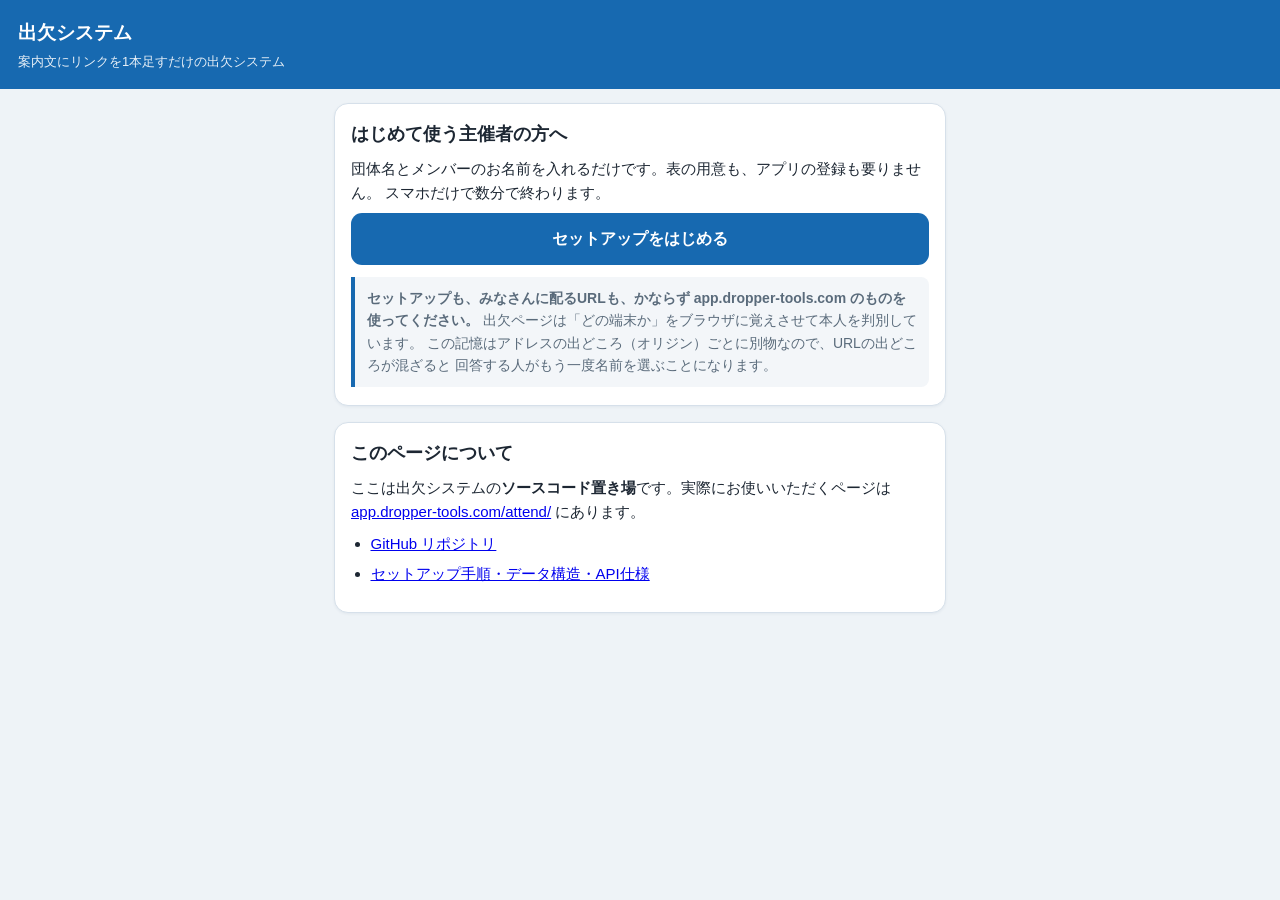
<file: index.html>
<!DOCTYPE html>
<html lang="ja">
<head>
<meta charset="UTF-8">
<meta name="viewport" content="width=device-width, initial-scale=1.0">
<meta name="robots" content="noindex">
<title>出欠システム</title>
<link rel="stylesheet" href="attend/attend.css">
<style>
  .home{max-width:640px; margin:0 auto;}
  .home h2{font-size:18px; margin:0 0 10px;}
  .home p{font-size:15px; margin:8px 0;}
  .home ul{font-size:15px; padding-left:1.3em; margin:8px 0;}
  .home li{margin:6px 0;}
</style>
</head>
<body>

<header>
  <h1>出欠システム</h1>
  <p>案内文にリンクを1本足すだけの出欠システム</p>
</header>

<div class="wrap home">
  <div class="step">
    <h2>はじめて使う主催者の方へ</h2>
    <p>団体名とメンバーのお名前を入れるだけです。表の用意も、アプリの登録も要りません。
       スマホだけで数分で終わります。</p>
    <p><a class="btn wide" href="https://app.dropper-tools.com/attend/admin.html">セットアップをはじめる</a></p>
    <div class="hint">
      <b>セットアップも、みなさんに配るURLも、かならず app.dropper-tools.com のものを使ってください。</b>
      出欠ページは「どの端末か」をブラウザに覚えさせて本人を判別しています。
      この記憶はアドレスの出どころ（オリジン）ごとに別物なので、URLの出どころが混ざると
      回答する人がもう一度名前を選ぶことになります。
    </div>
  </div>

  <div class="step">
    <h2>このページについて</h2>
    <p>ここは出欠システムの<b>ソースコード置き場</b>です。実際にお使いいただくページは
       <a href="https://app.dropper-tools.com/attend/">app.dropper-tools.com/attend/</a> にあります。</p>
    <ul>
      <li><a href="https://github.com/moviepingpong-art/hakusan-attendance">GitHub リポジトリ</a></li>
      <li><a href="https://github.com/moviepingpong-art/hakusan-attendance/blob/main/docs/setup-guide.md">セットアップ手順・データ構造・API仕様</a></li>
    </ul>
  </div>
</div>

</body>
</html>
</file>
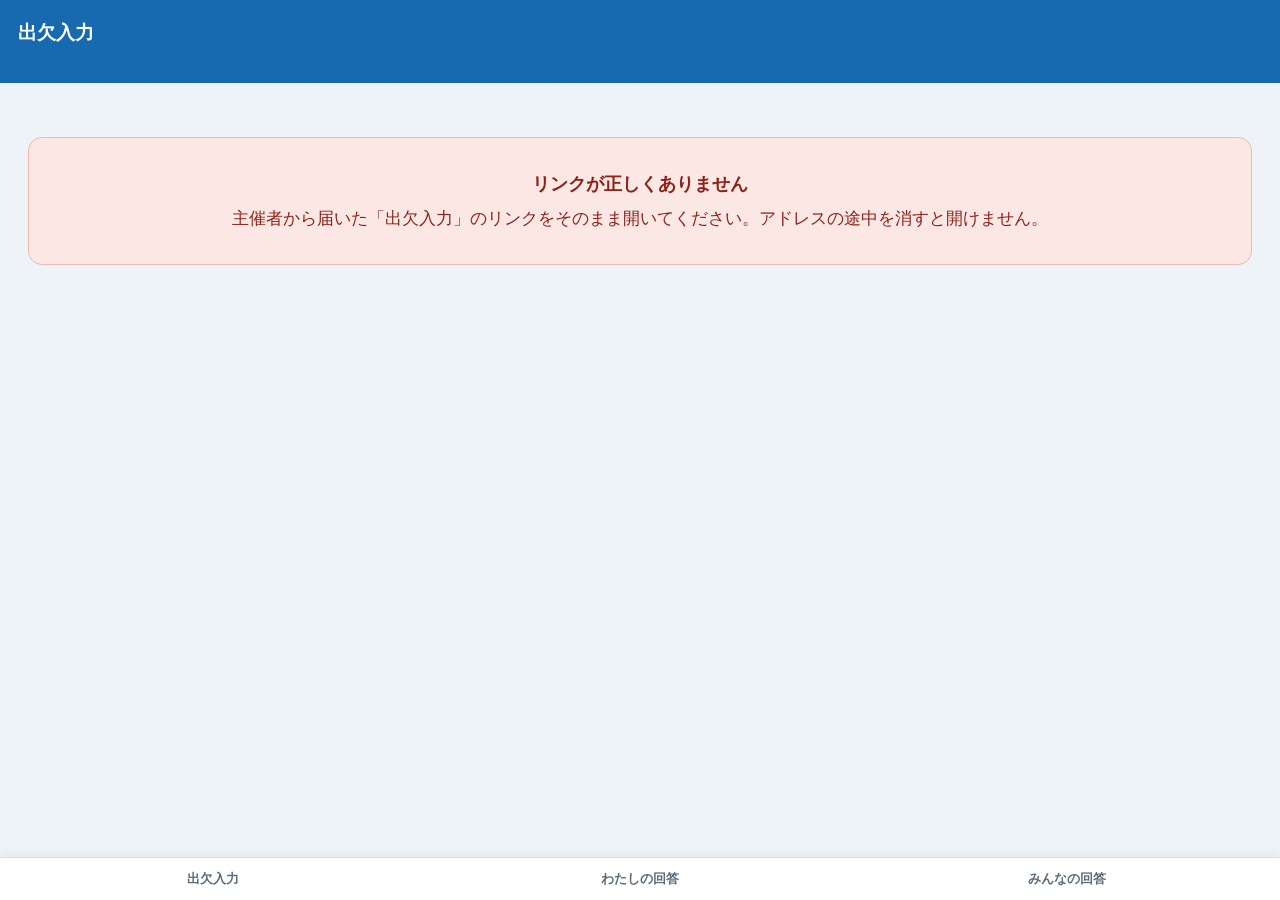
<file: attend/index.html>
<!DOCTYPE html>
<html lang="ja">
<head>
<meta charset="UTF-8">
<meta name="viewport" content="width=device-width, initial-scale=1.0, viewport-fit=cover">
<meta name="robots" content="noindex">
<title data-i18n-title="answerTitle">出欠入力</title>
<link rel="stylesheet" href="attend.css?v=20260840">
</head>
<body class="has-tabs">

<header>
  <h1 id="h1" data-i18n="answerHead">出欠入力</h1>
  <p id="org"></p>
</header>

<!-- ① 出欠入力 -->
<section class="view" id="v-answer">
  <div class="me" id="me"></div>
  <div class="wrap" id="wrap"></div>
  <p class="foot" id="foot"></p>
</section>

<!-- ② わたしの回答（中身は attend-views.js。my.html と同じ実体） -->
<section class="view" id="v-my" hidden>
  <div class="me" id="myMe"></div>
  <div class="legend">
    <span class="lg-o"><b>〇</b> <span data-i18n="choiceYes">参加</span></span>
    <span class="lg-s"><b>△</b> <span data-i18n="choiceMaybe">どちらでも</span></span>
    <span class="lg-x"><b>×</b> <span data-i18n="choiceNo">不参加</span></span>
    <span class="lg-n"><b data-i18n="noAnswer">未回答</b> <span data-i18n="legendNone">まだ答えていない</span></span>
  </div>
  <div class="bar"><button class="refresh" id="myRefresh" type="button" data-i18n="refresh">最新に更新</button></div>
  <div class="wrap" id="myWrap"></div>
</section>

<!-- ③ みんなの回答（中身は attend-views.js。status.html と同じ実体） -->
<section class="view" id="v-status" hidden>
  <div class="bar"><button class="refresh" id="stRefresh" type="button" data-i18n="refresh">最新に更新</button></div>
  <div class="wrap" id="stWrap"></div>
  <!-- この文は**団体の設定で言い換わる**（attend-views.js の createStatus）。
       ここに書いてあるのは、名前を伏せる団体（既定）ぶんの値。 -->
  <p class="foot" id="stFoot" data-i18n="footStatus">※ 人数のみ表示しています（どなたが回答したかは表示されません）。締切前は途中経過のため変わります。</p>
</section>

<!-- Webで配るのはこの1本だけ。LINEのリッチメニューから来た人は、
     今までどおり my.html / status.html を直接開く（あちらにタブは出さない）。 -->
<nav class="tabs" id="tabs">
  <button class="tab" type="button" data-tab="answer" data-i18n="tabAnswer">出欠入力</button>
  <button class="tab" type="button" data-tab="my" data-i18n="tabMy">わたしの回答</button>
  <button class="tab" type="button" data-tab="status" data-i18n="tabStatus">みんなの回答</button>
</nav>

<script src="attend.js?v=20260840"></script>
<script src="attend-views.js?v=20260840"></script>
<script>
(function () {
  'use strict';

  var $wrap = document.getElementById('wrap');
  var $me   = document.getElementById('me');
  var $org  = document.getElementById('org');
  var $foot = document.getElementById('foot');
  var $h1   = document.getElementById('h1');

  var esc = ATTEND.esc;
  var T = ATTEND.t;
  var device = ATTEND.deviceId();
  var member = null;          // {name, gender}
  var events = [];            // 表示中のイベント
  var picks  = {};            // picks[イベントID][種目] = '〇' | '△' | '×'
  var orgName = '';

  $wrap.innerHTML = ATTEND.loadingHtml();
  if (ATTEND.requireOrgId($wrap)) {
    // ?s= が無ければどのタブも開けない。道だけ残しても空振りするので畳む
    document.getElementById('tabs').hidden = true;
    document.body.classList.remove('has-tabs');
    return;
  }

  $wrap.addEventListener('click', onTap);   // 委譲は1回だけ登録する（再描画しても増やさない）
  $wrap.addEventListener('keydown', function (e) {
    if (e.key !== 'Enter' && e.key !== ' ') return;
    var c = e.target.closest('.choice');
    if (c) { e.preventDefault(); choose(c); }
  });

  /* ============================================================
   *  タブ
   *  3つの画面をそれぞれの器に持たせ、切り替えでは中身を捨てない。
   *  ひとつの器を使い回すと、回答の途中で「みんなの回答」を見に行った人が
   *  戻ったときに、まだ送っていない〇△×を失う。
   * ========================================================== */

  var TABS = {
    answer: { box: 'v-answer', head: 'answerHead',  title: 'answerTitle' },
    my:     { box: 'v-my',     head: 'myTitle',     title: 'myTitle' },
    status: { box: 'v-status', head: 'statusTitle', title: 'statusTitle' }
  };

  var answerLoaded = false;
  var myView = null;
  var statusView = null;

  function tabFromHash() {
    var h = String(location.hash || '').replace(/^#/, '');
    return TABS[h] ? h : 'answer';
  }

  function showTab(name, keepHash) {
    if (!TABS[name]) name = 'answer';

    Object.keys(TABS).forEach(function (k) {
      document.getElementById(TABS[k].box).hidden = (k !== name);
    });
    Array.prototype.forEach.call(document.querySelectorAll('.tabs .tab'), function (b) {
      var on = b.getAttribute('data-tab') === name;
      b.classList.toggle('on', on);
      b.setAttribute('aria-current', on ? 'page' : 'false');
    });

    // 見出しはタブに合わせて変える。data-i18n も付け替えておかないと、
    // あとで団体の言語が届いたときに applyDom が「出欠の回答」に戻してしまう
    $h1.setAttribute('data-i18n', TABS[name].head);
    $h1.textContent = T(TABS[name].head);
    ATTEND.setTitle(TABS[name].title, orgName);

    if (!keepHash) {
      // 履歴は積まない。LINE内ブラウザでは「戻る」が閉じるに近い意味を持つので、
      // タブを替えただけで戻る回数が増えるのは邪魔になる
      var base = location.pathname + location.search;
      try { history.replaceState(null, '', name === 'answer' ? base : base + '#' + name); } catch (e) { /* noop */ }
    }

    if (name === 'answer') {
      if (!answerLoaded) { answerLoaded = true; load(); }
      return;
    }
    if (name === 'my') {
      if (!myView) {
        myView = ATTEND.views.my.create({
          wrap: document.getElementById('myWrap'),
          me:   document.getElementById('myMe'),
          org:  $org
        });
      }
      myView.load(false);
      return;
    }
    if (!statusView) {
      statusView = ATTEND.views.status.create({
        wrap: document.getElementById('stWrap'),
        org:  $org,
        foot: document.getElementById('stFoot')
      });
    }
    statusView.load(false);
  }

  document.getElementById('tabs').addEventListener('click', function (e) {
    var b = e.target.closest('.tab');
    if (b) showTab(b.getAttribute('data-tab'));
  });
  window.addEventListener('hashchange', function () { showTab(tabFromHash(), true); });

  document.getElementById('myRefresh').addEventListener('click', function () { if (myView) myView.load(true); });
  document.getElementById('stRefresh').addEventListener('click', function () { if (statusView) statusView.load(true); });

  // 「わたしの回答」から回答フォームへ戻る導線。行事を指していないもの（未登録の案内）は
  // ページを読み直さずタブを替えるだけでよい。行事ごとの「回答を変更する」は
  // ?e= を付けて開き直す必要があるので、そのまま移らせる
  document.getElementById('v-my').addEventListener('click', function (e) {
    if (!e.target.closest('[data-goform="list"]')) return;
    e.preventDefault();
    showTab('answer');
  });

  // ほかの画面から戻ってきたら、開いているタブだけ最新化する
  document.addEventListener('visibilitychange', function () {
    if (document.visibilityState !== 'visible') return;
    if (myView && !document.getElementById('v-my').hidden) myView.load(true);
    if (statusView && !document.getElementById('v-status').hidden) statusView.load(true);
  });

  showTab(tabFromHash(), true);

  /* ============================================================
   *  ここから下は出欠入力。まとめる前の index.html のまま
   * ========================================================== */

  /* ===== 読み込み ===== */
  function load() {
    $wrap.innerHTML = ATTEND.loadingHtml();
    var req = ATTEND.eventId
      ? ATTEND.get('event', { e: ATTEND.eventId, d: device })
      : ATTEND.get('', { d: device });

    req.then(function (data) {
      setOrg(data.org);
      member = data.member || null;
      events = ATTEND.eventId ? [data.event] : (data.events || []);
      if (!member) { showNamePicker(); return; }
      renderMe();
      renderEvents();
    }).catch(fail);
  }

  function setOrg(org) {
    if (!org) return;
    orgName = org;
    $org.textContent = org;
    ATTEND.setTitle('answerTitle', org);
  }

  function fail(err) {
    $wrap.innerHTML = ATTEND.noteHtml(T('failTitle'), String(err && err.message || err), true);
    $wrap.insertAdjacentHTML('beforeend',
      '<button class="ghost" type="button" id="retry">' + esc(T('retry')) + '</button>');
    document.getElementById('retry').addEventListener('click', load);
  }

  /* ===== 初回：名簿から自分の名前を選ぶ ===== */
  function showNamePicker() {
    $me.innerHTML = '';
    $wrap.innerHTML = ATTEND.loadingHtml(T('loadingRoster'));

    ATTEND.get('members').then(function (data) {
      setOrg(data.org);
      var members = data.members || [];
      if (!members.length) {
        $wrap.innerHTML = ATTEND.noteHtml(T('emptyRosterTitle'), T('emptyRosterBody'), true);
        return;
      }

      var html = '<div class="card"><div class="reg">'
        + '<h2>' + esc(T('firstTitle')) + '</h2>'
        + '<p class="lead">' + esc(T('firstLead')) + '</p>'
        + '<div class="names" id="names">'
        + members.map(function (m, i) {
            return '<div class="nbtn" data-i="' + i + '" role="button" tabindex="0">' + esc(m.name) + '</div>';
          }).join('')
        + '</div>'
        + '<button class="reg-confirm" id="regBtn" type="button" disabled>' + esc(T('regBtn')) + '</button>'
        + '<p class="reg-msg" id="regMsg"></p>'
        + '</div></div>';
      $wrap.innerHTML = html;

      var $names = document.getElementById('names');
      var $btn = document.getElementById('regBtn');
      var chosen = null;

      function pick(el) {
        if (!el) return;
        Array.prototype.forEach.call($names.querySelectorAll('.nbtn'), function (x) { x.classList.remove('sel'); });
        el.classList.add('sel');
        chosen = members[Number(el.dataset.i)];
        $btn.disabled = false;
      }
      $names.addEventListener('click', function (e) { pick(e.target.closest('.nbtn')); });
      $names.addEventListener('keydown', function (e) {
        if (e.key === 'Enter' || e.key === ' ') { e.preventDefault(); pick(e.target.closest('.nbtn')); }
      });

      $btn.addEventListener('click', function () {
        if (!chosen) return;
        var $msg = document.getElementById('regMsg');
        $btn.disabled = true;
        $msg.className = 'reg-msg';
        $msg.textContent = T('regBusy');

        ATTEND.post({ action: 'register', deviceId: device, name: chosen.name })
          .then(function (res) {
            /* ★ その名前を、別の端末がすでに使っているとき。
               名簿の隣の行を押し間違えると、他人の回答を書き換えてしまう。
               ただし**塞がない**——機種変更や家族での共用があり、選び直せること自体が要る。
               こちらで登録しても向こうの紐付けは消えていないので、
               ここで選び直してもらえば何も起きない。 */
            if (res.taken && !window.confirm(T('nameTakenAsk', { name: chosen.name }))) {
              $msg.className = 'reg-msg';
              $msg.textContent = T('nameTakenAgain');
              $btn.disabled = false;
              return;
            }
            member = res.member;
            load();
          })
          .catch(function (err) {
            $msg.className = 'reg-msg ng';
            $msg.textContent = String(err && err.message || err);
            $btn.disabled = false;
          });
      });
    }).catch(fail);
  }

  function renderMe() {
    // 名前は太字にしたいので、文言を名前の前後で割る
    var as = T('meAs', { name: '\u0000' }).split('\u0000');
    $me.innerHTML = '<span>' + esc(as[0]) + '<b>' + esc(member.name) + '</b>' + esc(as[1] || '') + '</span>'
      + '<button type="button" class="relink" id="relink">' + esc(T('relink')) + '</button>';
    document.getElementById('relink').addEventListener('click', function () {
      member = null;
      showNamePicker();
    });
  }

  /* ===== 回答フォーム ===== */
  function renderEvents() {
    if (!events.length || !events[0]) {
      $wrap.innerHTML = ATTEND.noteHtml(T('noEventsTitle'), T('noEventsBody'));
      return;
    }

    // 一覧モードは「選んでから回答」。全部ひらいて縦に並べると、
    // イベントが増えるほど目的のものに辿り着けなくなる。
    if (!ATTEND.eventId) { renderList(); return; }

    picks = {};
    $wrap.innerHTML = events.map(cardHtml).join('')
      + '<a class="ghost" href="?s=' + esc(encodeURIComponent(ATTEND.orgId)) + '">' + esc(T('backList')) + '</a>';
    $foot.textContent = '';

    events.forEach(function (ev) {
      picks[ev.id] = {};
      var mine = ev.mine || {};
      ev.items.forEach(function (it) { if (mine[it]) picks[ev.id][it] = mine[it]; });
    });
  }

  /** 一覧（見出しだけ）。タップすると個別の回答画面へ */
  function renderList() {
    $wrap.innerHTML = events.map(function (ev) {
      var mine = ev.mine || {};
      var done = (ev.items || []).filter(function (it) { return !!mine[it]; }).length;
      var pill = !done ? '<span class="status st-none">' + esc(T('noAnswer')) + '</span>'
        : (done === ev.items.length ? '<span class="status st-done">' + esc(T('pillDone')) + '</span>'
                                    : '<span class="status st-part">' + esc(T('pillPart')) + '</span>');
      // カード全体を <a> で包まないこと。中にリンクを置くとアンカーの入れ子になり、
      // ブラウザが外側の <a> をそこで閉じてしまう。
      // 要項・地図・カレンダーは一覧には出さない（選んだ先の回答画面に置いてある）。
      return '<div class="card evcard">'
        + '<div class="card-head no-border"><h2>' + esc(ev.name) + '</h2>'
        + ATTEND.metaHtml(ev)
        + '<div class="evrow">' + pill + '</div>'
        + '</div>'
        + '<a class="ghost evgo" href="' + esc(eventUrl(ev.id)) + '">' + esc(T('goAnswer')) + '</a>'
        + '</div>';
    }).join('');
    $foot.textContent = T('footList');
  }

  function eventUrl(id) {
    return '?s=' + encodeURIComponent(ATTEND.orgId) + '&e=' + encodeURIComponent(id);
  }

  function cardHtml(ev) {
    var mine = ev.mine || {};
    var answered = Object.keys(mine).length > 0;

    var head = '<div class="card-head"><h2>' + esc(ev.name) + '</h2>'
      + ATTEND.metaHtml(ev)
      + (ev.closed ? '<div><span class="badge closed">' + esc(T('closedBadge')) + '</span></div>'
                   : (answered ? '<div><span class="status st-done">' + esc(T('doneEditable')) + '</span></div>' : ''))
      // 主催者からの連絡事項。ボタンより先に読ませる（要項に書いていないことなので）
      + ATTEND.memoHtml(ev)
      // 要項・地図・カレンダーはここに置く。案内文からURLを外したぶんの受け皿
      + ATTEND.linksHtml(ev)
      + '</div>';

    if (ev.closed) {
      return '<div class="card" data-id="' + esc(ev.id) + '">' + head
        + ATTEND.noteHtml('', T('closedBody'))
        + '<button class="ghost" type="button" data-sum="' + esc(ev.id) + '">' + esc(T('showSummary')) + '</button>'
        + '<div class="sumbox" id="sum-' + esc(ev.id) + '"></div>'
        + '</div>';
    }

    var items = ev.items.map(function (it) {
      var cur = mine[it] || '';
      return '<div class="item"><div class="name">' + esc(it) + '</div>'
        + '<div class="choices" data-id="' + esc(ev.id) + '" data-item="' + esc(it) + '">'
        + ATTEND.choices().map(function (c) {
            var on = (cur === c.key) ? ' ' + c.cls : '';
            return '<div class="choice' + on + '" data-key="' + c.key + '" data-cls="' + c.cls + '" role="button" tabindex="0">'
              + '<span class="mark">' + c.key + '</span><span class="lab">' + c.lab + '</span></div>';
          }).join('')
        + '</div></div>';
    }).join('');

    /* 一言。**任意**なので、印を1つも選ばずにここだけ書いても送れない（回答が本体）。
       「30分遅れます」「車を出せます」の行き場がこれまで無く、主催者に個別の連絡が飛んでいた。 */
    var note = '<div class="item note-item"><div class="name">' + esc(T('noteLabel')) + '</div>'
      + '<textarea class="note-in" data-note="' + esc(ev.id) + '" rows="2" maxlength="200"'
      + ' placeholder="' + esc(T('notePh')) + '">' + esc(ev.myNote || '') + '</textarea>'
      + '<p class="note-hint">' + esc(T('noteHint')) + '</p></div>';

    return '<div class="card" data-id="' + esc(ev.id) + '">' + head + items + note
      + '<button class="submit" type="button" data-send="' + esc(ev.id) + '">'
      + esc(answered ? T('sendAgain') : T('sendNew')) + '</button>'
      + '<p class="card-msg" id="msg-' + esc(ev.id) + '"></p>'
      + '<button class="ghost" type="button" data-sum="' + esc(ev.id) + '">' + esc(T('showSummary')) + '</button>'
      + '<div class="sumbox" id="sum-' + esc(ev.id) + '"></div>'
      + '</div>';
  }

  function onTap(e) {
    var choice = e.target.closest('.choice');
    if (choice) { choose(choice); return; }

    var send = e.target.closest('[data-send]');
    if (send) { submit(send.dataset.send); return; }

    var sum = e.target.closest('[data-sum]');
    if (sum) { showSummary(sum.dataset.sum, sum); return; }
  }

  function choose(choice) {
    var grp = choice.closest('.choices');
    if (!grp || grp.classList.contains('locked')) return;
    Array.prototype.forEach.call(grp.querySelectorAll('.choice'), function (c) {
      c.classList.remove('sel-maru', 'sel-sankaku', 'sel-batsu');
    });
    choice.classList.add(choice.dataset.cls);
    picks[grp.dataset.id][grp.dataset.item] = choice.dataset.key;
  }

  function submit(id) {
    var ev = events.filter(function (x) { return x.id === id; })[0];
    if (!ev) return;
    var $msg = document.getElementById('msg-' + id);
    var $btn = document.querySelector('[data-send="' + id + '"]');
    var mine = picks[id] || {};

    var rest = ev.items.filter(function (it) { return !mine[it]; });
    if (rest.length) {
      $msg.className = 'card-msg ng';
      $msg.textContent = T('needAll', { list: rest.join(ATTEND.lang() === 'ja' ? '、' : ', ') });
      return;
    }

    $btn.disabled = true;
    $msg.className = 'card-msg';
    $msg.textContent = T('sending');

    var $note = document.querySelector('[data-note="' + id + '"]');
    var note = $note ? $note.value : '';

    ATTEND.post({ action: 'answer', deviceId: device, eventId: id, answers: mine, note: note })
      .then(function (res) {
        $msg.className = 'card-msg ok';
        $msg.textContent = T('sent');
        ev.mine = res.saved || mine;
        ev.myNote = note;   // 開き直したときに、書いたものが戻るように
        $btn.textContent = T('sendAgain');
        $btn.disabled = false;
        if (res.summary) paintSummary(id, res.summary);
      })
      .catch(function (err) {
        $msg.className = 'card-msg ng';
        $msg.textContent = String(err && err.message || err);
        $btn.disabled = false;
      });
  }

  function showSummary(id, btn) {
    var box = document.getElementById('sum-' + id);
    if (box.dataset.open === '1') {
      box.innerHTML = '';
      box.dataset.open = '';
      btn.textContent = T('showSummary');
      return;
    }
    box.innerHTML = ATTEND.loadingHtml(T('summarizing'));
    box.dataset.open = '1';
    btn.textContent = T('hideSummary');

    ATTEND.get('summary', { e: id })
      .then(function (res) { paintSummary(id, res.summary); })
      .catch(function (err) {
        box.innerHTML = ATTEND.noteHtml('', String(err && err.message || err), true);
      });
  }

  function paintSummary(id, sum) {
    var box = document.getElementById('sum-' + id);
    if (!box) return;
    /* 「どなたが回答したかは表示されません」の注記は、名前を伏せる団体だけに出す。
       名前が並んでいる横にこれを置くと、書いてあることと見えているものが食い違う。 */
    box.innerHTML = ATTEND.summaryHtml(sum)
      + (sum.answered ? ''
         : '<p class="unknown" style="padding:0 16px 14px">' + esc(T('sumNamesNote')) + '</p>');
    box.dataset.open = '1';
    var btn = document.querySelector('[data-sum="' + id + '"]');
    if (btn) btn.textContent = T('hideSummary');
  }
})();
</script>
</body>
</html>
</file>
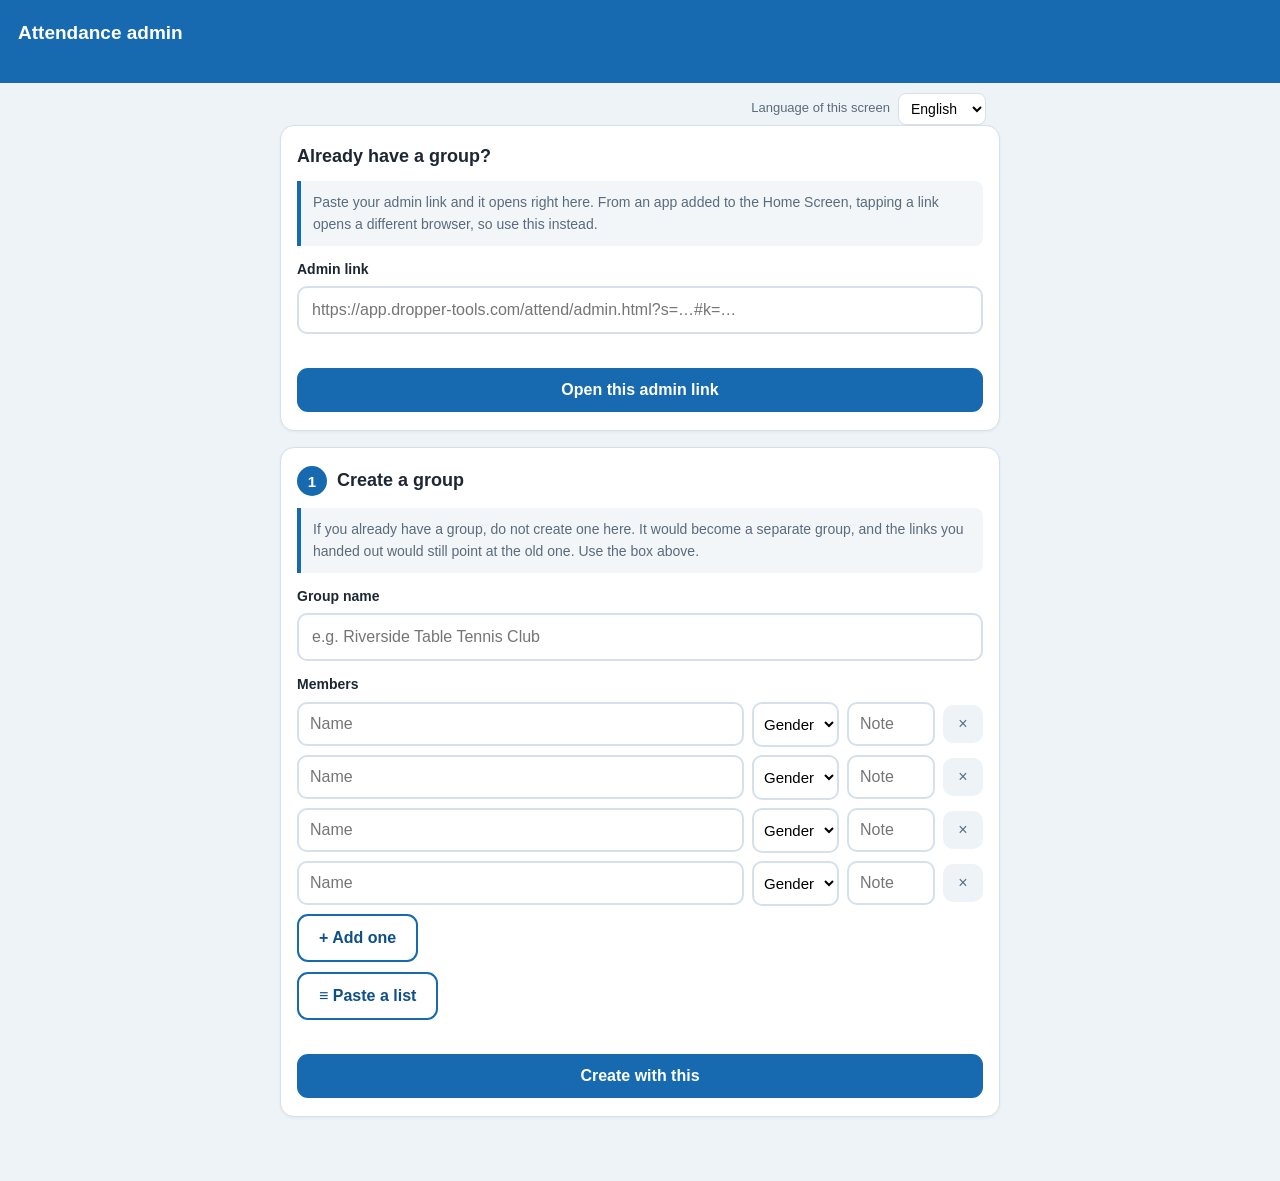
<file: attend/admin.html>
<!DOCTYPE html>
<html lang="ja">
<head>
<meta charset="UTF-8">
<meta name="viewport" content="width=device-width, initial-scale=1.0, viewport-fit=cover">
<meta name="robots" content="noindex">
<meta name="referrer" content="no-referrer">
<title data-i18n-title="adTitle">出欠システムの管理</title>
<link rel="stylesheet" href="attend.css?v=20260840">
<style>
  /* 管理画面だけの見た目。共通CSSに足すと参加者ページまで太るのでここに置く */
  .tkcard{border:1px solid var(--line); border-radius:12px; padding:12px 14px; margin:0 0 10px; background:#fff;}
  .tkcard .n{font-weight:700; font-size:16px; line-height:1.4;}
  .tkcard .m{font-size:13.5px; color:var(--sub); margin:4px 0 0;}
  /* ドロッパーから届いた行事。ふつうの行事カードと見分けがつくようにする */
  .tkcard.in{border-color:var(--maru); background:var(--maru-bg);}
  /* ドロッパーから開いたタブにだけ出す帰り道。押した先で作業が続くので、上に置く */
  .backbar{max-width:720px; margin:12px auto 0; padding:0 14px;}
  .backbar .btn{width:auto; padding:9px 16px; font-size:15px;}
  .conn{border:1px solid var(--line); border-radius:12px; padding:12px 14px; margin:0 0 14px;}
  .conn .hint{margin:0 0 10px;}
  .b{display:inline-block; font-size:12px; font-weight:700; border-radius:999px; padding:3px 10px; margin:8px 0 0;}
  .b.no{background:#eef3f7; color:var(--sub);}
  .b.yes{background:var(--maru-bg); color:var(--maru);}
  .mrow{display:flex; gap:8px; align-items:center; margin:0 0 8px;}
  .mrow input{flex:1; min-width:0; padding:11px; font-size:16px; border:2px solid var(--line);
              border-radius:10px; font-family:inherit;}
  .mrow select{flex:none; padding:11px 6px; font-size:15px; border:2px solid var(--line);
               border-radius:10px; background:#fff; font-family:inherit;}
  .mrow .del{flex:none; width:40px; padding:10px 0; border:none; background:#eef3f7;
             border-radius:10px; color:var(--sub); font-size:16px; cursor:pointer;}
  textarea{width:100%; min-height:96px; padding:12px; font-size:14px; border:2px solid var(--line);
           border-radius:10px; font-family:inherit; resize:vertical;}
  .pend{font-size:13.5px; color:var(--sub); margin:8px 0 0; word-break:break-word;}
  /* 名簿のまとめて貼り付け。「＋1人ふやす」の隣に置き、ふだんは畳んでおく
     （1人だけ足したい人のほうが多いので、開いたままにしない） */
  .bulk{margin:10px 0 0;}
  .bulk .bulk-text{min-height:120px; font-size:14px;}
  .bulk .hint{margin:0 0 8px;}
  .bulk .msg{margin:8px 0 0;}
  /* 「ブックマークに登録してください」。**なくすと復旧できない**ものの案内なので、
     ふつうの hint より目立たせる（読み飛ばされると取り返しがつかない）。 */
  .hint.keep{background:var(--sankaku-bg); border:1px solid var(--sankaku);
             border-radius:10px; padding:10px 12px; color:#6b4e07; margin:10px 0 0;}
  /* 未回答者は「名前を出す」だけでは足りない。グループLINEへ貼れるようにコピーを添える
     （こちらから催促を送る手段は持っていないので、貼るところまでを主催者に渡す） */
  .pend-copy{margin:6px 0 0; font-size:12.5px; padding:5px 12px; width:auto;}
  /* 団体の設定のチェック。.field > select と同じ理由で、名簿の行に効かせないよう限定する */
  .field > .check{display:flex; gap:8px; align-items:flex-start; font-size:14.5px;
                  line-height:1.5; font-weight:400; cursor:pointer;}
  .field > .check input{flex:none; width:20px; height:20px; margin:1px 0 0;}
  /* ★ 誰が〇・△・×かの一覧。**団体の設定に関わらず、ここには必ず名前が出る。**
     男女の数だけでは、そのあとの大会のメンバーを選べないため。 */
  .who{margin:10px 0 0; border-top:1px solid var(--line); padding:10px 0 0;}
  .who-item{margin:0 0 10px;}
  .who-item:last-child{margin-bottom:0;}
  .who-item .it{font-size:13px; font-weight:700; color:var(--sub); margin:0 0 5px;}
  .who-row{display:flex; gap:8px; align-items:baseline; margin:0 0 4px; font-size:14px;}
  .who-row .mk{flex:none; width:1.4em; font-weight:700; text-align:center;}
  .who-row .mk.maru{color:var(--maru);}
  .who-row .mk.sankaku{color:var(--sankaku);}
  .who-row .mk.batsu{color:var(--batsu);}
  .who-row .ns{flex:1; min-width:0; word-break:break-word;}
  .who-row .ns.none{color:var(--sub);}
  /* 主催者からの連絡事項。**書く場所と読む場所が同じ**（textareaのまま置く）。
     「編集」を押させると、書き足すたびに1クリック増える */
  .memo{margin:10px 0 0; border-top:1px solid var(--line); padding:10px 0 0;}
  .memo .h{font-size:13px; font-weight:700; color:var(--sub); margin:0 0 5px;}
  .memo .memo-in{min-height:0;}
  .memo-save{margin:6px 0 0; font-size:12.5px; padding:5px 12px; width:auto;}
  .memo-msg{font-size:12.5px; margin-left:8px; color:var(--sub);}
  .memo-msg.ok{color:var(--maru); font-weight:700;}
  .memo-msg.ng{color:var(--batsu); font-weight:700;}
  .memo .hint{margin:6px 0 0;}
  /* 一言。誰のものか分かるよう名前を頭に置く */
  .notes{margin:10px 0 0; border-top:1px solid var(--line); padding:10px 0 0;}
  .notes .h{font-size:13px; font-weight:700; color:var(--sub); margin:0 0 5px;}
  .notes .nt{font-size:14px; margin:0 0 5px; word-break:break-word; white-space:pre-line;}
  .notes .nt b{font-weight:700;}
  .danger{border-color:var(--batsu);}
  .danger h2{color:var(--batsu);}
  .btn.warn{background:var(--batsu);}
  /* 消すボタンは、押し間違えないよう他と色を分ける */
  .btn.sub.del-ev, [data-tkdel]{color:var(--batsu); border-color:var(--batsu);}
  /* 言語の選択。名簿の行のセレクトとは幅の考え方が違うので、別に持つ */
  /* box-sizing を書かないと、padding と枠のぶんだけ画面からはみ出す（実際に出た） */
  /* ★ .field select と書かないこと。名簿の行（.mrow）も .field の中にあるので、
     男女のセレクトまで幅いっぱいに広がって行が画面からはみ出す（実際に出た）。 */
  .field > select{width:100%; box-sizing:border-box; padding:11px; font-size:16px;
                border:2px solid var(--line); border-radius:10px; background:#fff; font-family:inherit;}
  .uilang{max-width:720px; margin:10px auto 0; padding:0 14px; display:flex; gap:8px;
          align-items:center; justify-content:flex-end; font-size:13px; color:var(--sub);}
  .uilang select{padding:6px 8px; font-size:14px; border:1px solid var(--line);
                 border-radius:8px; background:#fff; font-family:inherit;}
  [hidden]{display:none !important;}
</style>
</head>
<body>

<header>
  <h1 data-i18n="adTitle">出欠システムの管理</h1>
  <p id="org"></p>
</header>

<!-- 画面のことば。**参加者に見せることばとは別物**（日本語の主催者が英語の団体を持つことがある） -->
<p class="uilang">
  <label for="uiLang" data-i18n="adUiLang">画面のことば</label>
  <select id="uiLang">
    <option value="ja">日本語</option>
    <option value="en">English</option>
    <option value="in">Hinglish</option>
  </select>
</p>

<!-- ドロッパーから開いたときだけ出る。閉じれば、もとのタブがそのまま残っている -->
<p class="backbar" id="backBar" hidden>
  <button class="btn sub" id="backGo" type="button" data-i18n="adBack">← イベントドロッパーに戻る</button>
  <span class="hint" id="backMsg"></span>
</p>

<div class="wiz">

  <!-- 合鍵つきのリンクで来ていないとき。まず「すでにお持ちの方」を見せる。
       ここを飛ばして下でつくられると、団体が二重になって配ったURLが古いほうを指したままになる -->
  <section class="step" id="haveScreen" hidden>
    <h2 data-i18n="adHaveTitle">すでに団体をお持ちの方</h2>
    <p class="hint" data-i18n="adHaveLead"></p>
    <div class="field">
      <label for="haveKey" data-i18n="adHaveLabel">管理リンク</label>
      <input id="haveKey" type="text" inputmode="url" autocomplete="off"
             placeholder="https://app.dropper-tools.com/attend/admin.html?s=…#k=…">
    </div>
    <p class="msg" id="haveMsg"></p>
    <button class="btn wide" id="haveGo" type="button" data-i18n="adHaveGo">この管理リンクで開く</button>
  </section>

  <section class="step" id="newScreen" hidden>
    <h2><span class="num">1</span><span data-i18n="adNewTitle">団体をつくる</span></h2>
    <p class="hint" data-i18n="adNewWarn"></p>

    <div class="field">
      <label for="newOrg" data-i18n="adOrgName">団体名</label>
      <input id="newOrg" type="text" data-i18n-ph="adOrgNamePh" placeholder="例：白山ラージボール卓球クラブ" autocomplete="off">
    </div>

    <!-- 参加者に見せることばの選択欄は 2026-08-25 にやめた。
         **日本語版のドロッパーで作った出欠は日本語**、という当たり前を機械が決める。
         ドロッパーが `#l=` で渡してくる（attendance-hook.js の adminUrl）。
         ここを通らずに直接つくった人には、主催者が見ている画面のことばを当てる。
         決め方は newOrgLang_。**画面に選択欄はもう無い**（2026-08-25 に両方消した）。 -->

    <div class="field">
      <label data-i18n="adMembers">メンバー</label>
      <div id="newRows"></div>
      <button class="btn sub" id="newAdd" type="button" data-i18n="adAddOne">＋ 1人ふやす</button>
    </div>

    <p class="msg" id="newMsg"></p>
    <button class="btn wide" id="newGo" type="button" data-i18n="adCreate">この内容でつくる</button>
  </section>

  <!-- つくった直後。合鍵を見せるのはここ1回だけ -->
  <section class="step done" id="keyScreen" hidden>
    <h2 data-i18n="adDoneTitle">できあがりました</h2>
    <div class="warn" id="keyWarn"></div>
    <div class="urlbox">
      <div class="t" data-i18n="adKeyBoxT">管理リンク（あなただけのもの。人に渡さないでください）</div>
      <div class="u"><input id="keyUrl" type="text" readonly><button class="btn" data-copy="keyUrl" type="button" data-i18n="adCopy">コピー</button></div>
    </div>
    <button class="btn wide" id="keyGo" type="button" style="margin-top:16px;" data-i18n="adKeyGo">保存しました。管理画面へ</button>
  </section>

  <!-- ふだん使う画面 -->
  <div id="home" hidden>

    <!-- 行事 -->
    <section class="step">
      <h2 data-i18n="adTkTitle">行事から出欠を作る</h2>

      <!-- ドロッパーから届いた行事。#t= で開いたときだけ出る -->
      <div class="tkcard in" id="tkIn" hidden>
        <div class="n" id="tkInName" data-i18n="adTkFrom">イベントドロッパーから届きました</div>
        <div class="m" id="tkInMeta"></div>
        <p class="msg" id="tkInMsg"></p>
        <button class="btn wide" id="tkInGo" type="button" hidden data-i18n="adTkAccept">この内容で出欠を受け付ける</button>
        <button class="btn sub wide" id="tkInLater" type="button" style="margin-top:8px;" data-i18n="adTkClose">とじる</button>
      </div>

      <!-- ドロッパーとつなぐ（合鍵をこの端末に覚えるかどうか） -->
      <div class="conn">
        <p class="hint" id="connNote"></p>
        <button class="btn sub" id="connGo" type="button">この端末に覚える</button>
      </div>

      <p data-i18n="adTkLead"></p>
      <p class="msg" id="tkMsg"></p>

      <!-- 貼り付けは、タブが開かなかったときの逃げ道。ふだんは畳んでおく -->
      <button class="btn sub wide" id="tkPasteBtn" type="button">この画面が開かなかったときは</button>
      <div id="tkPaste" hidden style="margin-top:12px;">
        <p class="hint" data-i18n="adPasteLead"></p>
        <textarea id="tkToken" data-i18n-ph="adPastePh" placeholder="ここに貼り付け" autocomplete="off"></textarea>
        <button class="btn wide" id="tkImport" type="button" data-i18n="adPasteGo">貼り付けて取り込む</button>
      </div>

      <div id="tkList" style="margin-top:16px;"></div>
      <p class="hint" id="tkMore" hidden></p>

      <button class="btn sub wide" id="tkManualBtn" type="button" style="margin-top:8px;">＋ 手で入力して追加</button>
      <div id="tkManual" hidden style="margin-top:12px;">
        <div class="field"><label for="mkName" data-i18n="adMkName">行事名</label><input id="mkName" type="text" autocomplete="off"></div>
        <div class="field"><label for="mkDate" data-i18n="adMkDate">開催日</label><input id="mkDate" type="date"></div>
        <div class="field"><label for="mkDead" data-i18n="adMkDead">申込締切</label><input id="mkDead" type="date">
          <!-- ★ 逆算した結果を**その場で見せる。** 見せないと、案内文に出てくる締切が
               入力した日と違うことに主催者が驚く（何日前かは端末に覚えた設定で決まる）。 -->
          <p class="hint" id="mkDueHint"></p></div>
        <div class="field"><label for="mkPlace" data-i18n="adMkPlace">会場（回答画面の地図ボタンに使います）</label><input id="mkPlace" type="text" autocomplete="off"></div>
        <div class="field"><label for="mkItems" data-i18n="adMkItems">種目（読点で区切る。空なら「参加」）</label><input id="mkItems" type="text" autocomplete="off"></div>
        <p class="msg" id="mkMsg"></p>
        <button class="btn wide" id="mkGo" type="button" data-i18n="adMkGo">この行事を追加</button>
      </div>
    </section>

    <!-- 受付中の出欠 -->
    <section class="step">
      <h2 data-i18n="adEvTitle">みんなの回答</h2>
      <p class="hint" data-i18n="adEvHint"></p>
      <div id="evList"></div>
    </section>

    <!-- みなさんに配る出欠回答のURL。2026-08-26 に戻した。

         ★ **これだけは折りたたまない。** 上の2つ（管理リンク・閲覧リンク）は鍵で、
           肩越しに写らないよう既定で隠してある。こちらは**秘密ではなく、配るためのもの**なので、
           探させない。並べて見たときの「開いている／閉じている」の差が、そのまま
           「配ってよい／渡してはいけない」の印になる。
           （辞書の adUrlShow / adUrlHide は使っていない。折りたたむならここで使う）

         ★ 値は `listUrl_`。ドロッパーへ渡す案内文（tellDropper）も同じ値を見ている。**消さないこと** -->
    <section class="step">
      <h2 data-i18n="adUrlTitle">出欠回答のURL</h2>
      <p class="hint" data-i18n="adUrlHint"></p>
      <div class="urlbox">
        <div class="t" data-i18n="adUrl1">みなさんに配ります</div>
        <div class="u"><input id="urlList" type="text" readonly><button class="btn" data-copy="urlList" type="button" data-i18n="adCopy">コピー</button></div>
      </div>
    </section>

    <!-- あなたの管理リンク。**既定は隠す**（画面を人に見せるとき、肩越しに写らないように）。

         ★ 2026-08-25 に一度消し、2026-08-26 に戻した。合鍵の持ち回りは
           ドロッパーが引き受けているが、それは**ドロッパーを使う団体の話**。
           使わない団体には控えを取る手段がここしか無く、
           作成直後の「できあがりました」を閉じたら二度と見られなかった。

         ★ **役員に配るのはこれではない。** これは全権の鍵で、渡すと団体ごと消せる。
           見せるだけなら下の「役員に見せる閲覧リンク」を使う。

         ★ 「出欠回答のURL」の節も 2026-08-26 に戻した（上の「みんなの回答」の直後）。

         ★ 以前、ここにあった解説のコメントが**2つ連なって壊れていた**。
           HTMLのコメントは入れ子にできず、最初の閉じ記号で閉じるので、
           2つ目の本文がそのまま画面に出ていた（2026-08-26 に発見・修正）。
           **節を消すときは、残すコメントを必ず1つにまとめること。** -->
    <section class="step">
      <h2 data-i18n="adMyTitle">あなたの管理リンク</h2>
      <p class="hint" id="myHint"></p>
      <button class="btn sub wide" id="myShow" type="button"></button>
      <div id="myBox" hidden style="margin-top:12px;">
        <div class="urlbox">
          <div class="t" data-i18n="adMyBoxT">あなただけのもの</div>
          <div class="u"><input id="myUrl" type="text" readonly><button class="btn" data-copy="myUrl" type="button" data-i18n="adCopy">コピー</button></div>
        </div>
        <p class="hint" id="myBookmark"></p>
        <p class="hint" id="myNote"></p>
      </div>
    </section>

    <!-- 役員に見せる閲覧リンク。2026-08-26 に足した。

         ★ **上の管理リンクを役員に配らせないためのもの。**
           合鍵は全権で、渡すと団体ごと消せる。しかも再発行の口が無く取り消せない。
           閲覧鍵は別の鍵で、**見るだけ**。作り直せば切れる。

         ★ **生の鍵が出るのは発行したときの1回だけ。**サーバーには SHA-256 しか無い。
           この端末にだけ控えを置く（VKEY）。控えが無ければ「作り直す」しか道は無い。 -->
    <section class="step">
      <h2 data-i18n="adVwTitle">役員に見せる閲覧リンク</h2>
      <p class="hint" data-i18n="adVwLead"></p>
      <p class="hint" id="vwSafe"></p>

      <button class="btn wide" id="vwMake" type="button" data-i18n="adVwMake">閲覧リンクをつくる</button>

      <div id="vwOn" hidden>
        <div class="urlbox" id="vwBox">
          <div class="t" data-i18n="adVwBoxT">役員に渡すリンク</div>
          <div class="u"><input id="vwUrl" type="text" readonly><button class="btn" data-copy="vwUrl" type="button" data-i18n="adCopy">コピー</button></div>
        </div>
        <p class="hint" id="vwNote"></p>
        <button class="btn sub wide" id="vwRenew" type="button" style="margin-top:8px;" data-i18n="adVwRenew">作り直す</button>
        <button class="btn sub wide" id="vwStop" type="button" style="margin-top:8px;" data-i18n="adVwStop">閲覧をやめる</button>
      </div>

      <p class="msg" id="vwMsg"></p>
    </section>

    <!-- 団体名と名簿 -->
    <section class="step">
      <h2 data-i18n="adEditTitle">団体名とメンバー</h2>
      <div class="field">
        <label for="edOrg" data-i18n="adOrgName">団体名</label>
        <input id="edOrg" type="text" autocomplete="off">
      </div>
      <div class="field">
        <!-- 「参加者に見せることば」の欄は 2026-08-25 に消した。
             **使ったドロッパーのことばで決まる**ようになったので、主催者は選ばない
             （日本語版で作った出欠は日本語）。attendance-hook.js の adminUrl が `&l=` を載せる。

             ★ saveOrg に lang を送らないこと。送らなければサーバーは今の値を保つ
               （`b.lang == null ? org.row.lang : b.lang`）。空文字を送ると ja に落ちる。
             ★ ことばが違っていたときの直し場所が、これで画面から無くなった。
               直すには saveOrg を直に叩くか、この欄を書き戻すことになる。 -->
      <!-- 回答者の名前を参加者にも見せるか。**この画面（主催者）には効かない**——
           伏せていても上の「みんなの回答」（主催者用）には名前が出る。メンバー選定に要るため。
           団体をつくる画面には置いていない（準備は団体名と名簿だけ、を崩さない）。
           あとから運用に合わせて、ここで切り替えられればよい。 -->
      <div class="field">
        <label data-i18n="adShowNames">回答した人の名前</label>
        <label class="check" for="edShowNames">
          <input id="edShowNames" type="checkbox">
          <span data-i18n="adShowNamesOn">参加者どうしでも、誰が〇・△・×かを名前で見せる</span>
        </label>
        <p class="hint" data-i18n="adShowNamesHint"></p>
      </div>
      <div class="field">
        <label data-i18n="adMembersEdit">メンバー（備考に「退会」と書くと名簿から外れます）</label>
        <div id="edRows"></div>
        <button class="btn sub" id="edAdd" type="button" data-i18n="adAddOne">＋ 1人ふやす</button>
      </div>
      <p class="msg" id="edMsg"></p>
      <button class="btn wide" id="edSave" type="button" data-i18n="adSave">保存する</button>
    </section>

    <!-- 削除 -->
    <section class="step danger">
      <h2 data-i18n="adDelTitle">この団体を削除する</h2>
      <p id="delLead"></p>
      <div class="field">
        <label for="delName" data-i18n="adDelLabel">確認のため、団体名をそのまま入力してください</label>
        <input id="delName" type="text" autocomplete="off">
      </div>
      <p class="msg" id="delMsg"></p>
      <button class="btn warn wide" id="delGo" type="button" data-i18n="adDelGo">削除する</button>
    </section>

  </div>
</div>

<script src="attend.js?v=20260840"></script>
<script src="admin-i18n.js?v=20260841"></script>
<script>
(function () {
  'use strict';

  var esc = ATTEND.esc;
  var T = ATTEND.t;
  var $ = function (id) { return document.getElementById(id); };

  /* ---------- 画面のことば ----------
     ★ 参加者に見せることば（団体の設定）とは**別物**。
     日本語の主催者が英語の団体を運営することがあるので、団体の設定には従わない。
     既定はブラウザのことば。選んだら端末に覚える。 */
  var UI_LANG_KEY = 'attend.adminLang';
  ATTEND.followOrgLang(false);

  (function () {
    var saved = ATTEND.lsGet(UI_LANG_KEY);
    var use = ATTEND.setUiLang(saved || ATTEND.browserLang());
    var sel = document.getElementById('uiLang');
    sel.value = use;
    sel.addEventListener('change', function () {
      ATTEND.lsSet(UI_LANG_KEY, ATTEND.setUiLang(sel.value));
      repaint();
    });
    repaint();   // 起動時にも通す。**忘れると、組み立てで作る文言が空のままになる**
  })();

  /** ことばを変えたときに、その場で作り直す部分 */
  function repaint() {
    $('keyWarn').innerHTML = '<b>' + esc(T('adKeyWarn1')) + '</b><br>'
      + esc(T('adKeyWarn2')) + '<b>' + esc(T('adKeyWarn3')) + '</b><br>' + esc(T('adKeyWarn4'));
    $('delLead').innerHTML = T('adDelLead');
    /* まとめて貼り付けの説明。**<b> を含むので data-i18n に載せられない**
       （applyDom は textContent で入れるため、タグがそのまま文字になる）。
       つくる画面と編集画面の2つあるので、まとめて入れ直す。 */
    [].forEach.call(document.querySelectorAll('.bulk-hint'), function (e) {
      e.innerHTML = T('adBulkHint');
    });
    /* 管理リンクの説明。**adMyHint と adMyBookmark は <b> を含む**ので
       data-i18n に載せられない（applyDom は textContent で入れるため、
       タグがそのまま文字になる）。 */
    $('myHint').innerHTML = T('adMyHint');
    $('myBookmark').innerHTML = T('adMyBookmark');
    $('myNote').textContent = T('adMyNote');
    $('myShow').textContent = T($('myBox').hidden ? 'adMyShow' : 'adMyHide');
    if (!$('home').hidden) paintView();
    $('tkPasteBtn').textContent = T($('tkPaste').hidden ? 'adPasteOpen' : 'adPasteClose');
    $('tkManualBtn').textContent = T($('tkManual').hidden ? 'adManualOpen' : 'adManualClose');
    if (!$('home').hidden) { paintConn(); loadTaikai(); loadEvents(); }
  }
  var show = function (el, on) { el.hidden = !on; };
  var say = function (el, text, cls) { el.textContent = text; el.className = 'msg' + (cls ? ' ' + cls : ''); };

  /* ---------- 端末の記憶 ----------
     localStorage は、ブロックされていると例外を投げずに黙って捨てる実装がある。
     書いたら読み直して確かめること。 */
  var REM = 'dropperAdminKey';   // この端末に覚えた合鍵
  /* 閲覧鍵の控え。**団体ごと**に持つ（1つの端末で複数の団体を見ることがある）。
     サーバーにはハッシュしか無いので、ここを失うと「作り直す」しか道が無い。 */
  var VKEY = 'dropperViewKey:';
  var orgId_ = '';        // 閲覧鍵の控えを引くのに使う
  var hasView_ = false;   // サーバー側に閲覧鍵があるか
  var PEND = 'dropperPending';   // 合鍵が無いときの、取り込み待ちの置き場
  var PEND_MS = 60 * 60 * 1000;  // 1時間で捨てる。放置された行事が忘れたころに湧かないように

  function pick(k) { try { return localStorage.getItem(k) || ''; } catch (e) { return ''; } }
  function store(k, v) {
    try {
      if (v == null) { localStorage.removeItem(k); return !localStorage.getItem(k); }
      localStorage.setItem(k, v);
      return localStorage.getItem(k) === v;
    } catch (e) { return false; }
  }

  /* ---------- 合鍵 ----------
     合鍵は # のうしろに置く。# はサーバーに送られないので、アクセスログにも
     Referer にも残らない。?k= で来た人は # に移し替えてから読む。
     #t= はドロッパーから届いた行事。合鍵とは別物で、こちらは使い捨て。 */
  var adminKey = '';
  var keyFromUrl = false;
  var inToken = '';
  var inLang = '';        // ドロッパーのことば（#l=）。団体をつくるときの言語になる
  (function readHash() {
    var h = (location.hash || '').replace(/^#/, '');
    var mk = h.match(/(?:^|&)k=([^&]+)/);
    if (mk) { adminKey = decodeURIComponent(mk[1]); keyFromUrl = true; }
    var mt = h.match(/(?:^|&)t=([^&]+)/);
    if (mt) inToken = decodeURIComponent(mt[1]);
    /* #l= はドロッパーのことば。**日本語版で作った出欠は日本語**にするため。
       知らない値は捨てる（画面が壊れるより、既定に落ちるほうがよい）。 */
    var ml = h.match(/(?:^|&)l=([^&]+)/);
    if (ml) {
      var v = decodeURIComponent(ml[1]).toLowerCase();
      if (v === 'ja' || v === 'en' || v === 'in') inLang = v;
    }

    var q = new URLSearchParams(location.search);
    if (!adminKey && q.get('k')) {
      adminKey = q.get('k');
      keyFromUrl = true;
      q.delete('k');
      var url = location.pathname + (q.toString() ? '?' + q : '') + '#k=' + encodeURIComponent(adminKey);
      try { history.replaceState(null, '', url); } catch (e) { /* 古い端末では諦める */ }
    }

    // 覚えてあるなら、リンクなしで開いても使える
    if (!adminKey) adminKey = pick(REM);

    /* #t= はアドレス欄から消す。読み直しで二度取り込まないためと、
       ドロッパーから開いたタブに合鍵を映さないため（記憶から来た合鍵は # に書き戻さない）。 */
    if (inToken) {
      var q2 = new URLSearchParams(location.search);
      var back = location.pathname + (q2.toString() ? '?' + q2 : '')
        + (keyFromUrl ? '#k=' + encodeURIComponent(adminKey) : '');
      try { history.replaceState(null, '', back); } catch (e) { /* noop */ }
    }

    /* 預かってあるぶんから、ことばだけ先に拾う。**取り出さずに覗くだけ。**
       団体をつくるのは、行事を取り込むより**先**（takePending が呼ばれる前）なので、
       ここで拾っておかないと、画面を読み直した人の団体が既定のことばになる。 */
    if (!inLang) {
      try {
        var p = JSON.parse(pick(PEND) || 'null');
        if (p && p.l && Date.now() - (p.at || 0) < PEND_MS) inLang = p.l;
      } catch (e) { /* 壊れていたら何もしない */ }
    }
  })();

  /* 合鍵が無いまま届いた行事は、しばらく預かる。
     主催者が管理リンクを開き直したときに、貼り付けずに済むように。 */
  /* ★ ことば（l）も一緒に預かる。団体をつくるのは、これを預けたあと——
     画面を読み直したあとになることもある。ここに残しておかないと、
     英語版のドロッパーから来た人の団体が日本語になる。 */
  function keepPending(token) {
    store(PEND, JSON.stringify({ t: token, l: inLang, at: Date.now() }));
  }
  function takePending() {
    var raw = pick(PEND);
    if (!raw) return '';
    store(PEND, null);
    try {
      var o = JSON.parse(raw);
      if (o && o.t && Date.now() - (o.at || 0) < PEND_MS) {
        if (!inLang && o.l) inLang = o.l;   // URLから来ていなければ、預かったぶんを使う
        return o.t;
      }
    } catch (e) { /* 壊れていたら捨てるだけ */ }
    return '';
  }

  /* ---------- 通信 ----------
     ATTEND.post は ?s= を前提にしているが、団体を作る前は ?s= が無い。
     ここでは行き先を直に指すほうが素直なので、そうしている。 */
  function api(body) {
    return fetch(ATTEND.API_BASE, {
      method: 'POST',
      headers: { 'Content-Type': 'text/plain;charset=utf-8' },
      body: JSON.stringify(body)
    }).then(function (r) { return r.text(); }).then(function (t) {
      var d;
      try { d = JSON.parse(t); } catch (e) { throw new Error(T('adErrConn')); }
      // 訳すのは ATTEND.errOf の1か所だけ。needKey などの目印もそこで付く
      if (!d || d.ok !== true) throw ATTEND.errOf(d);
      return d;
    });
  }
  /* 主催者の画面の日付を、主催者自身のことばで書いてもらうために、毎回 uiLang を送る。
     **団体の設定（参加者に見せることば）とは別物。** */
  function withKey(body) { body.adminKey = adminKey; body.uiLang = ATTEND.lang(); return api(body); }

  /* ---------- 名簿の入力欄 ---------- */
  function memberRow(box, m) {
    var row = document.createElement('div');
    row.className = 'mrow';
    row.innerHTML =
      // 男女の値（男 / 女）は保存される値なので訳さない。見た目のラベルだけ訳す
      '<input class="mname" type="text" placeholder="' + esc(T('adPhName')) + '" autocomplete="off">' +
      '<select class="mgender"><option value="">' + esc(T('adPhGender')) + '</option>' +
      '<option value="男">' + esc(T('adGenderM')) + '</option>' +
      '<option value="女">' + esc(T('adGenderF')) + '</option></select>' +
      '<input class="mnote" type="text" placeholder="' + esc(T('adPhNote')) + '" autocomplete="off" style="max-width:88px;">' +
      '<button class="del" type="button" aria-label="' + esc(T('adDelRow')) + '">×</button>';
    row.querySelector('.mname').value = (m && m.name) || '';
    row.querySelector('.mgender').value = (m && m.gender) || '';
    row.querySelector('.mnote').value = (m && m.note) || '';
    row.querySelector('.del').addEventListener('click', function () { row.remove(); });
    // Enterで次の行へ。1人ずつ打つときに手が止まらないように
    row.querySelector('.mname').addEventListener('keydown', function (e) {
      if (e.key !== 'Enter') return;
      e.preventDefault();
      var rows = [].slice.call(box.querySelectorAll('.mrow'));
      var next = rows[rows.indexOf(row) + 1];
      if (next) next.querySelector('.mname').focus();
      else box.parentNode.querySelector('[data-add]').click();
    });
    box.appendChild(row);
    return row;
  }
  /* ===== 名簿のまとめて貼り付け =====

     「主催者の準備は団体名と名簿だけ」と言いながら、**その名簿が一番重かった**。
     1人ずつ入力で、5人目からは「＋1人ふやす」を毎回押す。40人なら36回押して40回入力。
     Excel・メモ帳・LINEの名簿から、改行区切りで貼れるようにする。

     ★ 区切りは**タブとカンマだけ。空白で切らないこと。**
       「田中 一郎」が姓と名で2つに割れる（日本語の名前は空白を含むのが普通）。
     ★ 判定はサーバーの normKey / normGender と**同じ規則**にそろえる。
       ずれると、画面で通ったのに保存で弾かれる。 */

  // サーバーの normKey と同じ（NFKC → 空白を全部落とす → 小文字）
  function mKey_(s) {
    return String(s == null ? '' : s).normalize('NFKC').replace(/[\s　]+/g, '').toLowerCase();
  }
  // サーバーの normGender と同じ。読めない値は空（＝未設定）にする
  function mGender_(v) {
    var s = mKey_(v);
    if (/^(男|男性|m|male|おとこ)$/.test(s)) return '男';
    if (/^(女|女性|f|female|おんな)$/.test(s)) return '女';
    return '';
  }

  /** 貼り付けた文字を { name, gender, note } の配列にする。1行1人。 */
  function parseRoster_(text) {
    var out = [];
    var lines = String(text == null ? '' : text).replace(/\r\n?/g, '\n').split('\n');
    for (var i = 0; i < lines.length; i++) {
      // タブ・カンマ（半角/全角）で列に割る。Excelからの貼り付けはタブ区切りになる
      var cols = lines[i].split(/[\t,，]/);
      var name = (cols[0] || '').trim();
      if (!name) continue;
      out.push({
        name: name,
        gender: (cols[1] || '').trim(),
        note: (cols[2] || '').trim()
      });
    }
    return out;
  }

  /* 解析した名前を名簿の行に足す。
     ★ 空いている行から先に埋める（つくる画面には空の行が4つある）。
     ★ すでにある名前は飛ばす。**サーバーは重複があると保存ごと弾く**ので、
       40人貼って1人重複しただけで全部やり直しになってしまう。 */
  function applyBulk_(box, text, msgEl) {
    var parsed = parseRoster_(text);
    if (!parsed.length) { say(msgEl, T('adBulkEmpty'), 'ng'); return; }

    var rows = [].slice.call(box.querySelectorAll('.mrow'));
    var seen = {};
    var filled = 0;
    rows.forEach(function (r) {
      var v = r.querySelector('.mname').value.trim();
      if (v) { seen[mKey_(v)] = 1; filled++; }
    });
    var blanks = rows.filter(function (r) { return !r.querySelector('.mname').value.trim(); });

    var added = 0, dup = 0, long = 0, over = 0;
    for (var i = 0; i < parsed.length; i++) {
      var m = parsed[i];
      var k = mKey_(m.name);
      if (seen[k]) { dup++; continue; }
      if (m.name.length > 40) { long++; continue; }   // サーバーの上限と同じ
      if (filled + added >= MEMBERS_MAX_) { over++; continue; }

      var row = blanks.length ? blanks.shift() : memberRow(box, null);
      row.querySelector('.mname').value = m.name;
      row.querySelector('.mgender').value = mGender_(m.gender);
      row.querySelector('.mnote').value = m.note.slice(0, 40);
      seen[k] = 1;
      added++;
    }

    // 何が起きたかを1行にまとめる。飛ばしたものは**理由ごとに分けて**言う
    var parts = [T('adBulkDone', { n: added })];
    if (dup)  parts.push(T('adBulkDup',  { n: dup }));
    if (long) parts.push(T('adBulkLong', { n: long }));
    if (over) parts.push(T('adBulkMax',  { n: over, max: MEMBERS_MAX_ }));
    say(msgEl, parts.join(''), added ? 'ok' : 'ng');
    return added;
  }

  var MEMBERS_MAX_ = 500;   // サーバーの MEMBERS_MAX と同じ値にそろえる

  /* 「まとめて貼り付け」の一式を、名簿の下に組み立てる。
     つくる画面と編集画面の2か所で使うので、**HTMLに2度書かずJSで作る**
     （書き分けると、片方だけ古いまま残る）。 */
  function mountBulk_(box, addBtn) {
    var wrap = document.createElement('div');
    wrap.className = 'bulk';

    var open = document.createElement('button');
    open.type = 'button';
    open.className = 'btn sub';
    open.setAttribute('data-i18n', 'adBulkOpen');
    open.textContent = T('adBulkOpen');

    var panel = document.createElement('div');
    panel.hidden = true;
    panel.style.marginTop = '10px';
    panel.innerHTML =
      // ★ この説明は <b> を含むので **data-i18n を付けない**。
      //   applyDom は textContent で入れるため、タグがそのまま文字として出る。
      //   ことばを切り替えたときは repaint() が innerHTML で入れ直す。
      '<p class="hint bulk-hint"></p>' +
      '<textarea class="bulk-text" rows="6" data-i18n-ph="adBulkPh"></textarea>' +
      '<p class="msg bulk-msg"></p>' +
      '<button class="btn wide bulk-go" type="button" data-i18n="adBulkGo"></button>';

    wrap.appendChild(open);
    wrap.appendChild(panel);
    addBtn.parentNode.insertBefore(wrap, addBtn.nextSibling);

    // ★ say() は className を 'msg …' に**置き換える**ので、bulk-msg の名前は消える。
    //   あとから querySelector せず、ここで押さえた変数だけを使うこと。
    var msg = panel.querySelector('.bulk-msg');
    var ta = panel.querySelector('.bulk-text');
    panel.querySelector('.bulk-hint').innerHTML = T('adBulkHint');
    ta.placeholder = T('adBulkPh');
    panel.querySelector('.bulk-go').textContent = T('adBulkGo');

    open.addEventListener('click', function () {
      var on = panel.hidden;
      show(panel, on);
      open.textContent = T(on ? 'adBulkClose' : 'adBulkOpen');
      open.setAttribute('data-i18n', on ? 'adBulkClose' : 'adBulkOpen');
      if (on) ta.focus();
    });
    panel.querySelector('.bulk-go').addEventListener('click', function () {
      if (applyBulk_(box, ta.value, msg)) ta.value = '';   // 入ったぶんは消す。飛ばした行は残さない
    });
  }

  function readMembers(box) {
    return [].slice.call(box.querySelectorAll('.mrow')).map(function (r) {
      return {
        name: r.querySelector('.mname').value.trim(),
        gender: r.querySelector('.mgender').value,
        note: r.querySelector('.mnote').value.trim()
      };
    }).filter(function (m) { return !!m.name; });
  }

  /* ---------- 合鍵を持っていない画面 ----------
     「すでにお持ちの方」と「団体をつくる」は、いつも一緒に出し入れする。
     つくるほうだけ見せると、持っている人が二つめの団体をつくってしまう。 */
  function showStart(on) {
    show($('haveScreen'), on);
    show($('newScreen'), on);
  }

  /* ---------- 管理リンクを貼り付けて開く ----------
     ホーム画面に登録したアプリにはアドレス欄が無く、LINEやメールのリンクを押すと
     別のブラウザ（＝別の入れもの）で開いてしまう。持ち込む道がここしかない。 */
  var pasteTry = false;

  function keyFrom(text) {
    var s = String(text == null ? '' : text).trim();
    if (!s) return '';
    var m = s.match(/[#&?]k=([^&\s#]+)/);
    if (m) return decodeURIComponent(m[1]);
    // 合鍵だけを貼られることもある（32バイトを base64url にした長さ）
    if (/^[A-Za-z0-9_-]{20,}$/.test(s)) return s;
    return '';
  }

  $('haveGo').addEventListener('click', function () {
    var key = keyFrom($('haveKey').value);
    if (!key) {
      say($('haveMsg'), T('adHaveBad'), 'ng');
      return;
    }
    adminKey = key;
    pasteTry = true;
    $('haveKey').value = '';          // 画面に合鍵を残さない
    say($('haveMsg'), T('adHaveOpening'));
    showStart(false);
    load();
  });

  /* ---------- 団体をつくる ---------- */
  var $newRows = $('newRows');
  $('newAdd').setAttribute('data-add', '1');
  for (var i = 0; i < 4; i++) memberRow($newRows, null);
  $('newAdd').addEventListener('click', function () { memberRow($newRows, null).querySelector('.mname').focus(); });
  mountBulk_($newRows, $('newAdd'));

  /* つくる団体の、参加者に見せることば。**主催者に選ばせない。**
     ドロッパーから来たならそのことば（`#l=`）。日本語版で作った出欠は日本語になる。
     管理画面から直接つくったときは、主催者がいま見ている画面のことばに合わせる
     （英語で操作している人が、黙って日本語の団体を作ってしまうのを防ぐ）。 */
  function newOrgLang_() { return inLang || ATTEND.lang(); }

  $('newGo').addEventListener('click', function () {
    var name = $('newOrg').value.trim();
    if (!name) { say($('newMsg'), T('adNeedOrgName'), 'ng'); $('newOrg').focus(); return; }
    var members = readMembers($newRows);
    if (!members.length) { say($('newMsg'), T('adNeedMember'), 'ng'); return; }

    this.disabled = true;
    say($('newMsg'), T('adCreating'));
    api({ action: 'createOrg', name: name, lang: newOrgLang_(), members: members }).then(function (d) {
      adminKey = d.adminKey;
      $('keyUrl').value = d.urls.admin;
      /* ★ つくった直後に、この端末へ覚えさせる。**押させない。**
         合鍵はサーバーに SHA-256 しか無く、生の値が出るのはこの応答の1回だけ。
         2026-08-25 に「あなたの管理リンク」の節を消したので、ここで覚えなければ
         合鍵はこのタブのURL（`#k=`）にしか残らず、閉じた時点で永久に失われる。
         いま目の前でつくった端末なので、本人のものと見てよい。
         共用端末の人には「この端末から消す」がそのまま逃げ道になる。
         覚えられれば、次にドロッパーへログインした時点で appdata にも預けられる。 */
      store(REM, adminKey);
      showStart(false);
      show($('keyScreen'), true);
      window.scrollTo(0, 0);
    }).catch(function (e) {
      $('newGo').disabled = false;
      say($('newMsg'), e.message, 'ng');
    });
  });

  $('keyGo').addEventListener('click', function () {
    try { history.replaceState(null, '', 'admin.html#k=' + encodeURIComponent(adminKey)); } catch (e) { /* noop */ }
    show($('keyScreen'), false);
    load();
    /* ★ つくった直後は「＋ 手で入力して追加」を**開いておく**（2026-09-06、利用者の判断）。
       ドロッパーの最初の画面「チラシなしで、出欠だけを集める」から来た人は、
       **要項を1枚も読んでいない**。行事は手で入れる以外に無いのに、畳んだままだと
       名簿はできたのに行事が無い画面で止まる。
       ★ 開くのはここだけ。2回目以降は畳んだまま——ドロッパーから届く行事のほうが
         主な道で、常に開くとそちらの人に余計な欄を見せることになる。
       ★ focus は当てない。スマホでキーボードが跳ね上がって、上の説明が隠れる。 */
    openManual_(true);
  });

  /* 「＋ 手で入力して追加」の開け閉め。ボタンの文字も一緒に変える。 */
  function openManual_(on) {
    if ($('tkManual').hidden !== on) return;   // すでにその状態なら何もしない
    show($('tkManual'), on);
    $('tkManualBtn').textContent = T(on ? 'adManualClose' : 'adManualOpen');
  }

  /* ---------- 役員に見せる閲覧リンク ----------

     状態は3つ。
       発行していない          … 「つくる」だけ
       発行していて控えもある  … リンク＋コピー＋作り直す＋やめる
       発行しているが控えが無い … 作り直す＋やめる（リンクは出せない）

     ★ 生の鍵は発行の応答にしか出ない。受け取ったらこの端末に控える。
       控えは便宜でしかない——失っても「作り直す」で戻せる（合鍵と違うところ）。 */
  function viewUrl_(key) {
    return 'https://app.dropper-tools.com/attend/view.html?s='
      + encodeURIComponent(orgId_) + '#v=' + encodeURIComponent(key);
  }

  function paintView() {
    var saved = orgId_ ? pick(VKEY + orgId_) : '';
    show($('vwOn'), hasView_);
    show($('vwMake'), !hasView_);
    $('vwSafe').innerHTML = T('adVwSafe');   // <b> を含むので data-i18n には載せられない

    if (!hasView_) { $('vwNote').textContent = ''; return; }
    show($('vwBox'), !!saved);
    $('vwUrl').value = saved ? viewUrl_(saved) : '';
    $('vwNote').textContent = T(saved ? 'adVwNote' : 'adVwLost');
  }

  function issueView_(btn) {
    btn.disabled = true;
    say($('vwMsg'), T('adVwMaking'));
    withKey({ action: 'issueViewKey' }).then(function (d) {
      // 控えられなくても進める。その場でコピーしてもらえばよい
      store(VKEY + orgId_, d.viewKey);
      hasView_ = true;
      paintView();
      $('vwUrl').value = d.url || viewUrl_(d.viewKey);
      show($('vwBox'), true);
      say($('vwMsg'), T('adVwMade'), 'ok');
      btn.disabled = false;
    }).catch(function (e) { btn.disabled = false; say($('vwMsg'), e.message, 'ng'); });
  }

  $('vwMake').addEventListener('click', function () { issueView_(this); });
  $('vwRenew').addEventListener('click', function () {
    if (!window.confirm(T('adVwRenewAsk'))) return;
    issueView_(this);
  });
  $('vwStop').addEventListener('click', function () {
    if (!window.confirm(T('adVwStopAsk'))) return;
    var btn = this;
    btn.disabled = true;
    withKey({ action: 'revokeViewKey' }).then(function () {
      store(VKEY + orgId_, null);
      hasView_ = false;
      paintView();
      say($('vwMsg'), T('adVwStopped'), 'ok');
      btn.disabled = false;
    }).catch(function (e) { btn.disabled = false; say($('vwMsg'), e.message, 'ng'); });
  });

  /* ---------- 管理リンクの開閉 ----------
     既定は隠す。この画面を人に見せる場面（役員会など）で、
     合鍵が肩越しに写らないように。 */
  $('myShow').addEventListener('click', function () {
    show($('myBox'), $('myBox').hidden);
    this.textContent = T($('myBox').hidden ? 'adMyShow' : 'adMyHide');
  });

  /* ---------- コピー ---------- */
  document.addEventListener('click', function (e) {
    var b = e.target.closest('[data-copy]');
    if (!b) return;
    var input = $(b.getAttribute('data-copy'));
    input.select();
    input.setSelectionRange(0, 99999);
    var done = false;
    try { done = document.execCommand('copy'); } catch (err) { done = false; }
    if (navigator.clipboard) navigator.clipboard.writeText(input.value).catch(function () {});
    b.textContent = T(done || navigator.clipboard ? 'adCopied' : 'adCopyLong');
    setTimeout(function () { b.textContent = T('adCopy'); }, 1600);
  });

  /* ---------- ふだんの画面 ---------- */
  var $edRows = $('edRows');
  $('edAdd').setAttribute('data-add', '1');
  $('edAdd').addEventListener('click', function () { memberRow($edRows, null).querySelector('.mname').focus(); });
  mountBulk_($edRows, $('edAdd'));

  /* 参加者に配るURL。**画面（出欠回答のURLの節）と案内文の両方がこの値を見ている。**
     出欠を作ったあと、ドロッパーへ渡して案内文に載せてもらう（tellDropper）。
     消すと、案内文からURLが落ちる。 */
  var listUrl_ = '';

  function load() {
    withKey({ action: 'org' }).then(function (d) {
      $('org').textContent = d.org.name;
      $('edOrg').value = d.org.name;
      $('edShowNames').checked = !!d.org.showNames;
      listUrl_ = d.urls.list || '';
      $('urlList').value = listUrl_;
      /* 管理リンクはサーバーが組み立てて返す（urlsFor）。
         合鍵はこちらが送ったものなので、保存されている値が漏れるわけではない。 */
      $('myUrl').value = d.urls.admin || '';
      orgId_ = d.org.id || '';
      hasView_ = !!d.org.hasViewKey;
      paintView();

      $edRows.innerHTML = '';
      (d.members || []).forEach(function (m) { memberRow($edRows, m); });
      if (!d.members.length) memberRow($edRows, null);

      show($('home'), true);
      say($('haveMsg'), '');
      paintConn();
      loadTaikai();
      loadEvents();

      var token = inToken || takePending();
      inToken = '';
      if (token) receive(token);
    }).catch(function (e) {
      // 覚えていた合鍵が通らなくなっていたら（団体を消したなど）、記憶のほうを捨てる
      if (e.needKey && pick(REM) === adminKey) store(REM, null);
      show($('home'), false);
      showStart(true);
      // 貼り付けて開こうとしたのなら、返事はその欄のそばに出す
      if (pasteTry) { say($('haveMsg'), e.message, 'ng'); pasteTry = false; adminKey = ''; }
      else if (adminKey) say($('newMsg'), e.message, 'ng');
    });
  }

  /* 行事 */
  var tkRows = [];          // 届いた行事の中身を引くのに使う（一覧に出ているものだけ）
  function loadTaikai(done) {
    return withKey({ action: 'listTaikai' }).then(function (d) {
      tkRows = d.taikai || [];
      var box = $('tkList');
      if (!d.taikai.length) {
        box.innerHTML = '<p class="hint">' + esc(T('adTkNone')) + '</p>';
        show($('tkMore'), false);
        return;
      }
      box.innerHTML = d.taikai.map(function (t) {
        var meta = [];
        if (t.dateText) meta.push(T('adTkDate') + t.dateText);
        if (t.deadlineText) meta.push(T('adTkDead') + t.deadlineText);
        if (t.items.length) meta.push(t.items.join(T('adJoin')));
        return '<div class="tkcard"><div class="n">' + esc(t.name) + '</div>'
          + (meta.length ? '<div class="m">' + esc(meta.join(T('adSep'))) + '</div>' : '')
          + '<div>' + (t.eventId ? '<span class="b yes">' + esc(T('adTkUsed')) + '</span>'
                                    : '<span class="b no">' + esc(T('adTkUnused')) + '</span>') + '</div>'
          + (t.eventId
              // 出欠を作ってある行事は消せない。**理由を書かないと押せない訳が分からない**
              ? '<p class="pend">' + esc(T('adTkLocked')) + '</p>'
              : '<button class="btn wide" style="margin-top:10px;" data-mk="' + esc(t.id) + '" type="button">'
                + esc(T('adTkMake')) + '</button>'
                + '<button class="btn sub wide" style="margin-top:8px;" data-tkdel="' + esc(t.id) + '" data-name="'
                + esc(t.name) + '" type="button">' + esc(T('adTkDel')) + '</button>')
          + '</div>';
      }).join('');

      if (d.total > d.taikai.length) {
        $('tkMore').textContent = T('adTkMore', { n: d.taikai.length, total: d.total });
        show($('tkMore'), true);
      } else { show($('tkMore'), false); }
    }).then(function () { if (done) done(); })
      .catch(function (e) { say($('tkMsg'), e.message, 'ng'); });
  }

  /* ---------- ドロッパーから届いた行事 ----------
     取り込みまでは自動。出欠を受け付けるかどうかは、中身を見せてから1タップで決めてもらう。
     読み違えた締切のまま受付が始まるのがいちばん困るため、ここは自動にしない。 */
  function showIncoming(id) {
    var t = null;
    for (var i = 0; i < tkRows.length; i++) { if (tkRows[i].id === id) t = tkRows[i]; }
    if (!t) { show($('tkIn'), false); return; }

    var meta = [];
    if (t.dateText) meta.push(T('adTkDate') + t.dateText);
    if (t.deadlineText) meta.push(T('adTkDead') + t.deadlineText);
    if (t.items.length) meta.push(t.items.join(T('adJoin')));

    $('tkInName').textContent = t.name;
    $('tkInMeta').textContent = meta.join(T('adSep'));
    $('tkInGo').setAttribute('data-mk', t.id);
    $('tkInGo').disabled = false;
    $('tkInGo').textContent = T('adTkAccept');

    if (t.eventId) {
      say($('tkInMsg'), T('adTkAlready'), 'ok');
      show($('tkInGo'), false);
    } else {
      say($('tkInMsg'), T('adTkImported'), 'ok');
      show($('tkInGo'), true);
    }
    show($('tkIn'), true);
  }

  function receive(token) {
    show($('tkIn'), true);
    show($('tkInGo'), false);
    $('tkInName').textContent = T('adTkFrom');
    $('tkInMeta').textContent = '';
    say($('tkInMsg'), T('adTkImporting'));

    withKey({ action: 'importTaikai', token: token }).then(function (d) {
      loadTaikai(function () { showIncoming(d.taikaiId); });
    }).catch(function (e) {
      say($('tkInMsg'), e.message, 'ng');
    });
  }

  $('tkInLater').addEventListener('click', function () { show($('tkIn'), false); });

  /* 出欠ができたことを、ドロッパーに知らせる。
     ドロッパーは案内文の「メニューの出欠入力から」を、**これが届いたときだけ**出す。
     送っただけで受付を始めずに閉じた場合に、案内文が嘘になるのを防ぐため。

     別タブなら opener へ postMessage、同じ画面で来たなら端末に印を置く。
     **両方いる。** ホーム画面のアプリには opener が無く、ふつうのブラウザは
     戻っても読み直しが起きない。

     ★ 出欠を入力するURLも一緒に渡す。LINEの無い国では、案内文にこのURLが要る
     （リッチメニューが無いので、書かないと参加者はどこからも辿り着けない）。
     団体につき1本で行事が増えても変わらないので、渡すのはこれだけでよい。 */
  function tellDropper(name, date, extra) {
    // 出欠を入力するURL。画面には出していないので、load() が控えた値から取る
    var url = listUrl_ || '';
    var note = { name: name, date: date, url: url, at: Date.now() };
    /* ★ 会場・種目・申込締切も渡す。**チラシを読まずに来た人**には、
       向こうにカードが無い。この印だけが案内文の材料になる（2026-09-06）。
       ドロッパー由来の行事では向こうがすでに持っているので、あっても害は無い。 */
    if (extra) {
      note.place = extra.place || '';
      note.items = extra.items || '';
      note.deadline = extra.deadline || '';
    }
    store('dropperAttendDone', JSON.stringify(note));
    var o = opener();
    if (o) {
      try {
        o.postMessage({ type: 'attend-created', name: name, date: date, url: url }, location.origin);
      } catch (e) { /* noop */ }
    }
  }

  /* ドロッパーから来た人を、案内文づくりへ返す。
     ★ 戻り先はドロッパーが置いていく（言語ごとにURLが違うので、こちらでは組み立てない）。
       置いていないなら**動かない**——管理リンクから直接来た人を、知らない画面へ飛ばさない。
     ★ 印は1回きり。戻ったあとに残っていると、次に開いたとき古い行事の案内文が出る。 */
  function backToDropper() {
    var to = '';
    try { to = localStorage.getItem('dropperReturnUrl') || ''; } catch (e) { to = ''; }
    if (!to) return false;
    try { localStorage.removeItem('dropperReturnUrl'); } catch (e) { /* noop */ }
    location.href = to;
    return true;
  }

  $('tkInGo').addEventListener('click', function () {
    var b = this;
    b.disabled = true;
    b.textContent = T('adTkAccepting');
    withKey({ action: 'createEventFromTaikai', taikaiId: b.getAttribute('data-mk') })
      .then(function () {
        var row = null;
        for (var i = 0; i < tkRows.length; i++) {
          if (tkRows[i].id === b.getAttribute('data-mk')) row = tkRows[i];
        }
        if (row) {
          tellDropper(row.name, row.date, {
            place: row.place, items: row.items, deadline: row.entryDeadline || row.deadline
          });
        }

        show($('tkInGo'), false);
        loadTaikai();
        loadEvents();

        // ドロッパーから来たのなら、案内文づくりに戻ってもらう。順番はここで決まる
        if (backWay) {
          say($('tkInMsg'), T('adTkStartedBack'), 'ok');
          setTimeout(goBack, 1400);
        } else {
          say($('tkInMsg'), T('adTkStarted'), 'ok');
        }
      })
      .catch(function (err) {
        b.disabled = false;
        b.textContent = T('adTkAccept');
        say($('tkInMsg'), err.message, 'ng');
      });
  });

  /* ---------- この端末に覚える ----------
     覚えておくと、ドロッパーの「出欠システムに保存」から直にここへ取り込める。
     覚えないと、届いた行事は預かるが、毎回ご自分の管理リンクを開き直すことになる。 */
  function paintConn() {
    var on = pick(REM) && pick(REM) === adminKey;
    $('connNote').innerHTML = on ? T('adConnOn')
      : (T('adConnOff') + (pasteTry ? T('adConnPaste') : ''));
    $('connGo').textContent = T(on ? 'adConnForget' : 'adConnRemember');
  }


  $('connGo').addEventListener('click', function () {
    var on = pick(REM) && pick(REM) === adminKey;
    if (on) {
      store(REM, null);
      paintConn();
      return;
    }
    if (!store(REM, adminKey)) {
      say($('tkMsg'), T('adConnNoStore'), 'ng');
      return;
    }
    paintConn();
  });

  $('tkImport').addEventListener('click', function () {
    var token = $('tkToken').value.trim();
    if (!token) { say($('tkMsg'), T('adPasteEmpty'), 'ng'); return; }
    this.disabled = true;
    say($('tkMsg'), T('adTkImporting'));
    withKey({ action: 'importTaikai', token: token }).then(function (d) {
      $('tkToken').value = '';
      say($('tkMsg'), T(d.existing ? 'adTkExistsMsg' : 'adTkImportedMsg', { name: d.name }), 'ok');
      $('tkImport').disabled = false;
      loadTaikai();
    }).catch(function (e) {
      $('tkImport').disabled = false;
      say($('tkMsg'), e.message, 'ng');
    });
  });

  $('tkPasteBtn').addEventListener('click', function () {
    var on = $('tkPaste').hidden;
    show($('tkPaste'), on);
    this.textContent = T(on ? 'adPasteClose' : 'adPasteOpen');
    if (on) $('tkToken').focus();
  });

  $('tkManualBtn').addEventListener('click', function () { openManual_($('tkManual').hidden); });

  /* 申込締切から「何日前」を引いて、出欠入力の締切を出す。
     ★ 日数はドロッパーが端末に覚えた値（dropperEntryBackDays、既定7）。
       ここに独自の設定を作らない——2か所に持つと必ず食い違う。
     ★ 読めない日付は**そのまま返す**。空にすると締切が消えて、回答が止まらなくなる。 */
  function entryDueFrom_(ymd) {
    var m = /^(\d{4})-(\d{2})-(\d{2})$/.exec(String(ymd || '').trim());
    if (!m) return ymd || '';
    var n = 7;
    try { n = parseInt(localStorage.getItem('dropperEntryBackDays'), 10); } catch (e) { n = 7; }
    if (!(n >= 0 && n <= 60)) n = 7;
    var d = new Date(Number(m[1]), Number(m[2]) - 1, Number(m[3]));
    d.setDate(d.getDate() - n);
    var p = function (v) { return (v < 10 ? '0' : '') + v; };
    return d.getFullYear() + '-' + p(d.getMonth() + 1) + '-' + p(d.getDate());
  }

  function paintMkDue_() {
    var el = $('mkDueHint'); if (!el) return;
    var v = $('mkDead').value;
    var due = v ? entryDueFrom_(v) : '';
    el.textContent = (due && due !== v) ? T('adMkDueHint', { date: due }) : '';
  }
  $('mkDead').addEventListener('change', paintMkDue_);
  $('mkDead').addEventListener('input', paintMkDue_);

  $('mkGo').addEventListener('click', function () {
    var name = $('mkName').value.trim();
    if (!name) { say($('mkMsg'), T('adMkNeedName'), 'ng'); return; }
    this.disabled = true;
    /* ★ 締切は2つある。混ぜない（CLAUDE.md）。
         入力欄は**申込締切** → entry_deadline
         そこから逆算した日が**出欠入力の締切** → deadline（回答を止めるのはこちら）
       こうするとチラシありの道と同じ動きになる（あちらはドロッパーが逆算して両方渡す）。
       ★ 何日前かはドロッパーが端末に覚えている値をそのまま読む。**同じオリジンなので読める。**
         こちらに設定を増やすと、2か所で食い違う。 */
    withKey({
      action: 'addTaikaiManually', name: name,
      date: $('mkDate').value,
      deadline: entryDueFrom_($('mkDead').value),
      entryDeadline: $('mkDead').value,
      place: $('mkPlace').value, items: $('mkItems').value
    }).then(function (d) {
      $('mkName').value = ''; $('mkDate').value = ''; $('mkDead').value = '';
      $('mkPlace').value = ''; $('mkItems').value = '';
      paintMkDue_();
      say($('mkMsg'), T(d.existing ? 'adMkExists' : 'adMkAdded'), 'ok');
      $('mkGo').disabled = false;
      loadTaikai();
    }).catch(function (e) { $('mkGo').disabled = false; say($('mkMsg'), e.message, 'ng'); });
  });

  // 行事一覧は作り直すので、押されたIDで引く
  $('tkList').addEventListener('click', function (e) {
    var d = e.target.closest('[data-tkdel]');
    if (d) {
      if (!window.confirm(T('adTkDelAsk', { name: d.getAttribute('data-name') }))) return;
      d.disabled = true;
      withKey({ action: 'deleteTaikai', taikaiId: d.getAttribute('data-tkdel') })
        .then(function () { say($('tkMsg'), T('adTkDeleted'), 'ok'); loadTaikai(); })
        .catch(function (err) { d.disabled = false; say($('tkMsg'), err.message, 'ng'); });
      return;
    }

    var b = e.target.closest('[data-mk]');
    if (!b) return;
    b.disabled = true;
    b.textContent = T('adTkMaking');
    withKey({ action: 'createEventFromTaikai', taikaiId: b.getAttribute('data-mk') })
      .then(function () {
        /* ★ ここでも tellDropper を呼ぶ（2026-09-06）。それまで呼んでいたのは
           tkInGo（ドロッパーから届いた行事）だけで、**手で入れた行事から出欠を
           作っても案内文が作られなかった**。 */
        var row = null;
        for (var i = 0; i < tkRows.length; i++) {
          if (tkRows[i].id === b.getAttribute('data-mk')) row = tkRows[i];
        }
        if (row) {
          tellDropper(row.name, row.date, {
            place: row.place, items: row.items, deadline: row.entryDeadline || row.deadline
          });
          if (backToDropper()) return;   // 案内文づくりへ返す。戻り先が無ければこのまま
        }
        loadTaikai(); loadEvents();
      })
      .catch(function (err) {
        b.disabled = false;
        b.textContent = T('adTkMake');
        say($('tkMsg'), err.message, 'ng');
      });
  });

  /* 主催者からの連絡事項。要項に書いていない、その回だけのこと
     （「駐車場は南側」「ゼッケンを忘れずに」）の置き場。
     ★ 集計より**上**に置く。回答が集まる前から書くものだし、
       参加者の画面でも行事の説明の位置に出るので、並びをそろえる。
     ★ 締切後も書ける。「駐車場が変わりました」を締切のあとに伝えることがある。 */
  function memoHtml(ev) {
    return '<div class="memo"><div class="h">' + esc(T('adMemoHead')) + '</div>'
      + '<textarea class="memo-in" data-memo="' + esc(ev.id) + '" rows="2" maxlength="500"'
      + ' placeholder="' + esc(T('adMemoPh')) + '">' + esc(ev.memo || '') + '</textarea>'
      + '<button class="btn sub memo-save" type="button" data-memosave="' + esc(ev.id) + '">'
      + esc(T('adMemoSave')) + '</button>'
      + '<span class="memo-msg" data-memomsg="' + esc(ev.id) + '"></span>'
      + '<p class="hint">' + esc(T('adMemoHint')) + '</p></div>';
  }

  /* ★ 誰が〇・△・×か。**団体の「名前を伏せる」設定に関わらず、ここには必ず出す。**
     参加者に見せる集計は男女の数だけだが、それではそのあとの大会のメンバーを選べない。
     出す順は 〇 → △ → × （呼びたい人から先に見えるように）。
     誰も居ない印も行ごと消さずに「—」で残す（0人なのか、まだ集計が来ていないのか、を分ける）。 */
  function whoHtml(ev) {
    var list = ev.answered || [];
    if (!list.length) return '';
    var marks = [['maru', '〇'], ['sankaku', '△'], ['batsu', '×']];

    return '<div class="who">' + (ev.items || []).map(function (it) {
      return '<div class="who-item"><div class="it">' + esc(it.name) + '</div>'
        + marks.map(function (m) {
            var names = list.filter(function (p) { return (p.ans || {})[it.name] === m[1]; })
                            .map(function (p) { return p.name; });
            return '<div class="who-row"><span class="mk ' + m[0] + '">' + m[1] + '</span>'
              + '<span class="ns' + (names.length ? '' : ' none') + '">'
              + esc(names.length ? names.join(T('adJoin')) : T('adWhoNone')) + '</span></div>';
          }).join('')
        + '</div>';
    }).join('') + '</div>';
  }

  /* 参加者の一言。**主催者にはいつでも見せる**（伏せる設定は参加者どうしの話）。
     「30分遅れます」「車を出せます」が届く先がここしかない。 */
  function notesHtml(ev) {
    var withNote = (ev.answered || []).filter(function (p) { return p.note; });
    if (!withNote.length) return '';
    return '<div class="notes"><div class="h">' + esc(T('adNotesHead')) + '</div>'
      + withNote.map(function (p) {
          return '<p class="nt"><b>' + esc(p.name) + '</b>' + esc(T('adNoteSep')) + esc(p.note) + '</p>';
        }).join('')
      + '</div>';
  }

  /* 文字列をそのままコピーする。既存の [data-copy] は入力欄の中身を写す仕組みなので、
     その場で組み立てた文には使えない。押した瞬間でないと書けない端末があるため、
     クリックの中から同期で呼ぶこと（await を挟まない）。 */
  function copyPlain_(text, btn) {
    var ta = document.createElement('textarea');
    ta.value = text;
    ta.setAttribute('readonly', '');
    ta.style.cssText = 'position:fixed;top:-1000px;left:0;opacity:0;';
    document.body.appendChild(ta);
    ta.select();
    ta.setSelectionRange(0, 99999);
    var done = false;
    try { done = document.execCommand('copy'); } catch (err) { done = false; }
    if (navigator.clipboard) navigator.clipboard.writeText(text).catch(function () {});
    document.body.removeChild(ta);

    var old = btn.textContent;
    btn.textContent = T(done || navigator.clipboard ? 'adCopied' : 'adCopyLong');
    setTimeout(function () { btn.textContent = old; }, 1600);
  }

  /* 出欠 */
  var lastEvents_ = {};   // 直近に読んだイベント（コピーのときに引き当てる）

  function loadEvents() {
    withKey({ action: 'adminEvents' }).then(function (d) {
      var box = $('evList');
      lastEvents_ = {};
      d.events.forEach(function (ev) { lastEvents_[ev.id] = ev; });
      if (!d.events.length) {
        box.innerHTML = '<p class="hint">' + esc(T('adEvNone')) + '</p>';
        return;
      }
      box.innerHTML = d.events.map(function (ev) {
        var meta = [];
        if (ev.date) meta.push(T('adTkDate') + ev.date);
        /* ★ 締切は2つある。ラベルを分けないと取り違える。
           adEvDue （出欠入力の締切） … メンバーが答える期限。**回答が止まるのはこちら**
           adTkDead（申込締切）     … 大会主催者へ申し込む期限。見るだけ */
        if (ev.deadline) meta.push(T('adEvDue') + ev.deadline);
        if (ev.entryDeadline) meta.push(T('adTkDead') + ev.entryDeadline);
        // 「手で締めた」と「締切日をすぎた」は分けて出す。
        // 同じ「締切ずみ」に見えると、再開できるのかどうか分からない
        var state = '<span class="b ' + (ev.manualClosed || ev.datePassed ? 'no' : 'yes') + '">'
          + esc(T(ev.manualClosed ? 'adEvManual' : ev.datePassed ? 'adEvPassed' : 'adEvOpen')) + '</span>';
        return '<div class="tkcard"><div class="n">' + esc(ev.name) + '</div>'
          + (meta.length ? '<div class="m">' + esc(meta.join(T('adSep'))) + '</div>' : '')
          + '<div>' + state
          + ' <span class="b no">' + esc(T('adEvResp', { n: Number(ev.respCount || 0) })) + '</span></div>'
          + memoHtml(ev)
          + ATTEND.summaryHtml(ev)
          + whoHtml(ev)
          + notesHtml(ev)
          + (ev.pending && ev.pending.length
              ? '<p class="pend">' + esc(T('adEvPending', { n: ev.pending.length, names: ev.pending.join(T('adJoin')) })) + '</p>'
                + '<button class="btn sub pend-copy" type="button" data-pend="' + esc(ev.id) + '">'
                + esc(T('adEvPendCopy')) + '</button>'
              : '<p class="pend">' + esc(T('adEvAllIn')) + '</p>')
          // 締切日をすぎたぶんは再開しても受け付けられない（日付で閉じるため）。
          // 押せるように見せると混乱するので、その場合はボタンを出さない
          + (ev.datePassed && !ev.manualClosed
              ? ''
              : '<button class="btn sub wide" style="margin-top:10px;" data-close="' + esc(ev.id) + '" data-now="'
                + (ev.manualClosed ? '1' : '0') + '" type="button">'
                + esc(T(ev.manualClosed ? 'adEvReopen' : 'adEvClose')) + '</button>')
          /* 出欠入力の締切をあとから直す。集まりが悪いときに延ばせるため。
             **申込締切は直せない**——あちらは要項に書いてある事実で、こちらで決めるものではない。 */
          + '<div class="due-edit"><label>' + esc(T('adEvDueEdit'))
          +   '<input type="date" data-due="' + esc(ev.id) + '" value="' + esc(ev.deadlineRaw || '') + '"></label>'
          +   '<button class="btn sub" type="button" data-duesave="' + esc(ev.id) + '">' + esc(T('adSave')) + '</button>'
          +   '<span class="msg due-msg" data-duemsg="' + esc(ev.id) + '"></span></div>'
          + '<button class="btn sub wide del-ev" style="margin-top:8px;" data-evdel="' + esc(ev.id) + '" data-name="'
          + esc(ev.name) + '" data-n="' + Number(ev.respCount || 0) + '" type="button">' + esc(T('adEvDel')) + '</button>'
          + '</div>';
      }).join('');
    }).catch(function () { /* 画面上部で伝えるので、ここでは黙る */ });
  }

  /* 出欠入力の締切を保存する。**空でも送れる**（締切無しに戻す）。
     ★ 保存後に loadEvents() しないこと。一覧を作り直すと、開いていた他の行の
       入力中の値やスクロール位置が飛ぶ。結果はその行だけに書き戻す。 */
  function saveDue_(id, btn) {
    var input = $('evList').querySelector('[data-due="' + id + '"]');
    var msg = $('evList').querySelector('[data-duemsg="' + id + '"]');
    if (!input) return;
    btn.disabled = true;
    if (msg) { msg.textContent = T('adSaving'); msg.className = 'msg due-msg'; }
    withKey({ action: 'saveEventDeadline', eventId: id, deadline: input.value })
      .then(function (d) {
        if (msg) { msg.textContent = T('adSaved'); msg.className = 'msg due-msg ok'; }
        // 表示上の締切もその場で合わせる（一覧を作り直さないため）
        if (lastEvents_[id]) { lastEvents_[id].deadline = d.deadlineText; lastEvents_[id].deadlineRaw = d.deadline; }
        btn.disabled = false;
      })
      .catch(function (err) {
        if (msg) { msg.textContent = err.message; msg.className = 'msg due-msg ng'; }
        btn.disabled = false;
      });
  }

  $('evList').addEventListener('click', function (e) {
    var due = e.target.closest('[data-duesave]');
    if (due) { saveDue_(due.getAttribute('data-duesave'), due); return; }
    /* 未回答者の名前をコピーする。**こちらから催促を送る手段は持っていない**
       （名前しか預かっていない。メールもLINEも集めないのが約束）。
       貼れる形にして渡すところまでを引き受ける。 */
    var p = e.target.closest('[data-pend]');
    if (p) {
      var ev = lastEvents_[p.getAttribute('data-pend')];
      if (!ev || !ev.pending || !ev.pending.length) return;
      copyPlain_(T('adEvPendText', { name: ev.name, names: ev.pending.join(T('adJoin')) }), p);
      return;
    }

    /* 連絡事項を保存する。**画面は描き直さない。**
       描き直すと、他の行事のメモを書きかけの人が打った字を失う。 */
    var m = e.target.closest('[data-memosave]');
    if (m) {
      var mid = m.getAttribute('data-memosave');
      var $in = document.querySelector('[data-memo="' + mid + '"]');
      var $mm = document.querySelector('[data-memomsg="' + mid + '"]');
      m.disabled = true;
      $mm.className = 'memo-msg';
      $mm.textContent = T('adSaving');
      withKey({ action: 'saveEventMemo', eventId: mid, memo: $in.value })
        .then(function (r) {
          m.disabled = false;
          $in.value = r.memo;                       // 長さで切られたぶんを画面に反映する
          if (lastEvents_[mid]) lastEvents_[mid].memo = r.memo;
          $mm.className = 'memo-msg ok';
          $mm.textContent = T('adSaved');
          setTimeout(function () { $mm.textContent = ''; $mm.className = 'memo-msg'; }, 2200);
        })
        .catch(function (err) {
          m.disabled = false;
          $mm.className = 'memo-msg ng';
          $mm.textContent = err.message;
        });
      return;
    }

    var d = e.target.closest('[data-evdel]');
    if (d) {
      var n = Number(d.getAttribute('data-n') || 0);
      // 何人ぶんの回答が消えるかを先に言う。あとから「消えると思わなかった」を防ぐため
      var msg = T('adEvDelAsk1', { name: d.getAttribute('data-name') }) + '\n'
        + (n ? T('adEvDelAsk2', { n: n }) + '\n' : '')
        + T('adEvDelAsk3');
      if (!window.confirm(msg)) return;
      d.disabled = true;
      withKey({ action: 'deleteEvent', eventId: d.getAttribute('data-evdel') })
        .then(function () { loadEvents(); loadTaikai(); })
        .catch(function () { d.disabled = false; });
      return;
    }

    var b = e.target.closest('[data-close]');
    if (!b) return;
    b.disabled = true;
    withKey({ action: 'closeEvent', eventId: b.getAttribute('data-close'), closed: b.getAttribute('data-now') !== '1' })
      .then(loadEvents)
      .catch(function () { b.disabled = false; });
  });

  /* 団体名と名簿 */
  $('edSave').addEventListener('click', function () {
    var name = $('edOrg').value.trim();
    var members = readMembers($edRows);
    if (!name) { say($('edMsg'), T('adNeedOrgName'), 'ng'); return; }
    if (!members.length) { say($('edMsg'), T('adNeedMember'), 'ng'); return; }

    this.disabled = true;
    say($('edMsg'), T('adSaving'));
    // lang は送らない。送らなければサーバーが今の値を保つ（空文字を送ると ja に落ちる）
    withKey({ action: 'saveOrg', name: name, showNames: $('edShowNames').checked })
      .then(function () { return withKey({ action: 'saveMembers', members: members }); })
      .then(function () {
        $('edSave').disabled = false;
        $('org').textContent = name;
        say($('edMsg'), T('adSaved'), 'ok');
        loadEvents();   // 未回答者の顔ぶれが変わる
      })
      .catch(function (e) { $('edSave').disabled = false; say($('edMsg'), e.message, 'ng'); });
  });

  /* 削除 */
  $('delGo').addEventListener('click', function () {
    var name = $('delName').value.trim();
    if (!name) { say($('delMsg'), T('adDelNeedName'), 'ng'); return; }
    if (!window.confirm(T('adDelAsk'))) return;

    this.disabled = true;
    withKey({ action: 'deleteOrg', confirm: name }).then(function () {
      if (pick(REM) === adminKey) store(REM, null);   // 消えた団体の合鍵を端末に残さない
      if (orgId_) store(VKEY + orgId_, null);        // 閲覧鍵の控えも同じ
      document.body.innerHTML =
        '<header><h1>' + esc(T('adDelDoneT')) + '</h1></header>'
        + '<div class="wiz"><section class="step"><p>' + esc(T('adDelDoneB')) + '</p></section></div>';
    }).catch(function (e) { $('delGo').disabled = false; say($('delMsg'), e.message, 'ng'); });
  });

  /* ---------- ドロッパーへ帰る ----------
     ドロッパーからの来かたが2通りあり、帰り方も2通りになる。

       別のタブで開かれた（ふつうのブラウザ）  → 閉じる。もとのタブがそのまま残っている
       同じ画面で来た（ホーム画面のアプリ）    → 前の画面へ戻る。タブが1枚しかないため

     ホーム画面のアプリはブラウザとは別の入れものなので、そこから新しいタブを開くと
     記憶もログインも無いブラウザ側に飛び出す。だからドロッパー側が同じ画面で来る。 */
  function opener() {
    try { return window.opener && !window.opener.closed ? window.opener : null; }
    catch (e) { return null; }   // 別の出どころから開かれていたら触れない
  }

  /* 「戻る」を出してよいのは、直前がドロッパーだったときだけ。
     #t= を持っているかどうかでは判断しない（リンクを手で開いた場合、戻り先が別物になる）。 */
  var fromDropper = /^https?:\/\/[^/]+\/calendar(-[a-z]+)?\//.test(document.referrer || '');
  var backWay = opener() ? 'close' : (fromDropper && history.length > 1 ? 'back' : '');
  if (backWay) show($('backBar'), true);

  function goBack() {
    if (!backWay) return;
    if (backWay === 'back') { history.back(); return; }

    var o = opener();
    if (o) { try { o.focus(); } catch (e) { /* noop */ } }
    window.close();
    // 閉じさせてもらえない端末がある。そのときのために、行き先を伝えておく
    setTimeout(function () {
      $('backMsg').textContent = T('adBackDone');
    }, 400);
  }

  $('backGo').addEventListener('click', goBack);

  /* ---------- 入口 ----------
     この画面を開いたまま管理リンク（#k=…）を開くと、ブラウザは # だけ差し替えて
     読み直さない。合鍵が届いたことに気づけないので、読み直させる。 */
  window.addEventListener('hashchange', function () { location.reload(); });

  if (adminKey) {
    load();
  } else {
    showStart(true);
    // 合鍵が無いのに行事が届いた。捨てずに預かって、管理リンクで開き直してもらう
    if (inToken) {
      keepPending(inToken);
      say($('haveMsg'), T('adPending'), 'ok');
    }
  }
})();
</script>
</body>
</html>
</file>
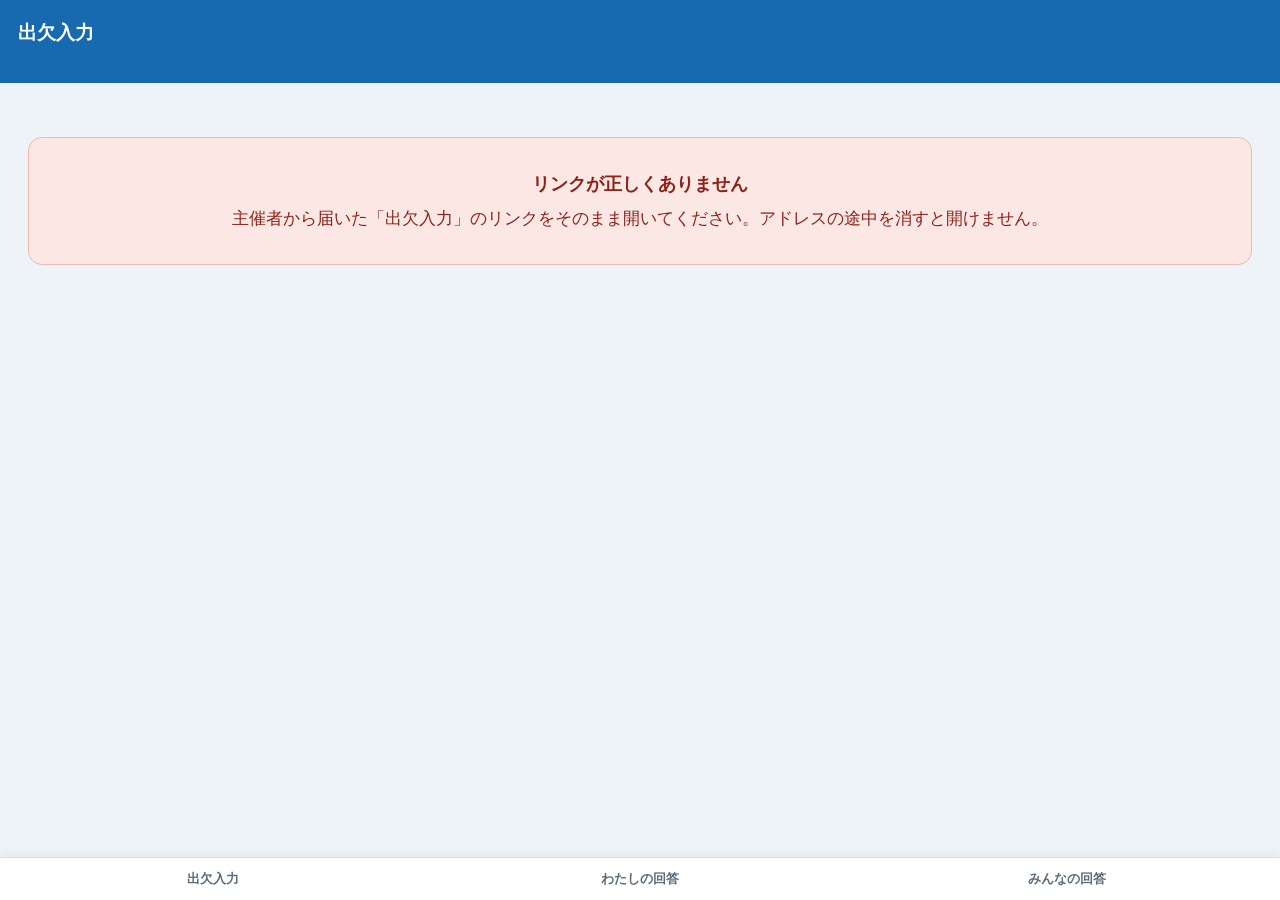
<file: attend/my.html>
<!DOCTYPE html>
<html lang="ja">
<head>
<meta charset="UTF-8">
<meta name="viewport" content="width=device-width, initial-scale=1.0, viewport-fit=cover">
<meta name="robots" content="noindex">
<title>わたしの回答</title>
</head>
<body>
<script>
/* 2026-08-25：配るURLを1本にまとめたので、このページは**転送だけ**になった。
   リッチメニューやブックマークに残っている古いリンクを、まとめた1本の該当タブへ送る。
   同じオリジンなので、端末の記憶（名前の選択）はそのまま引き継がれる。
   踏まれなくなったら消してよいが、消すと古いリンクが404になる。 */
(function () {
  'use strict';
  var p = new URLSearchParams(window.location.search);
  var s = String(p.get('s') || '').trim();
  var e = String(p.get('e') || '').trim();
  var q = s ? ('?s=' + encodeURIComponent(s) + (e ? '&e=' + encodeURIComponent(e) : '')) : '';
  // replace にする。戻るを押したときに、この転送ページへ戻らせない
  window.location.replace('./' + q + '#my');
})();
</script>
</body>
</html>
</file>
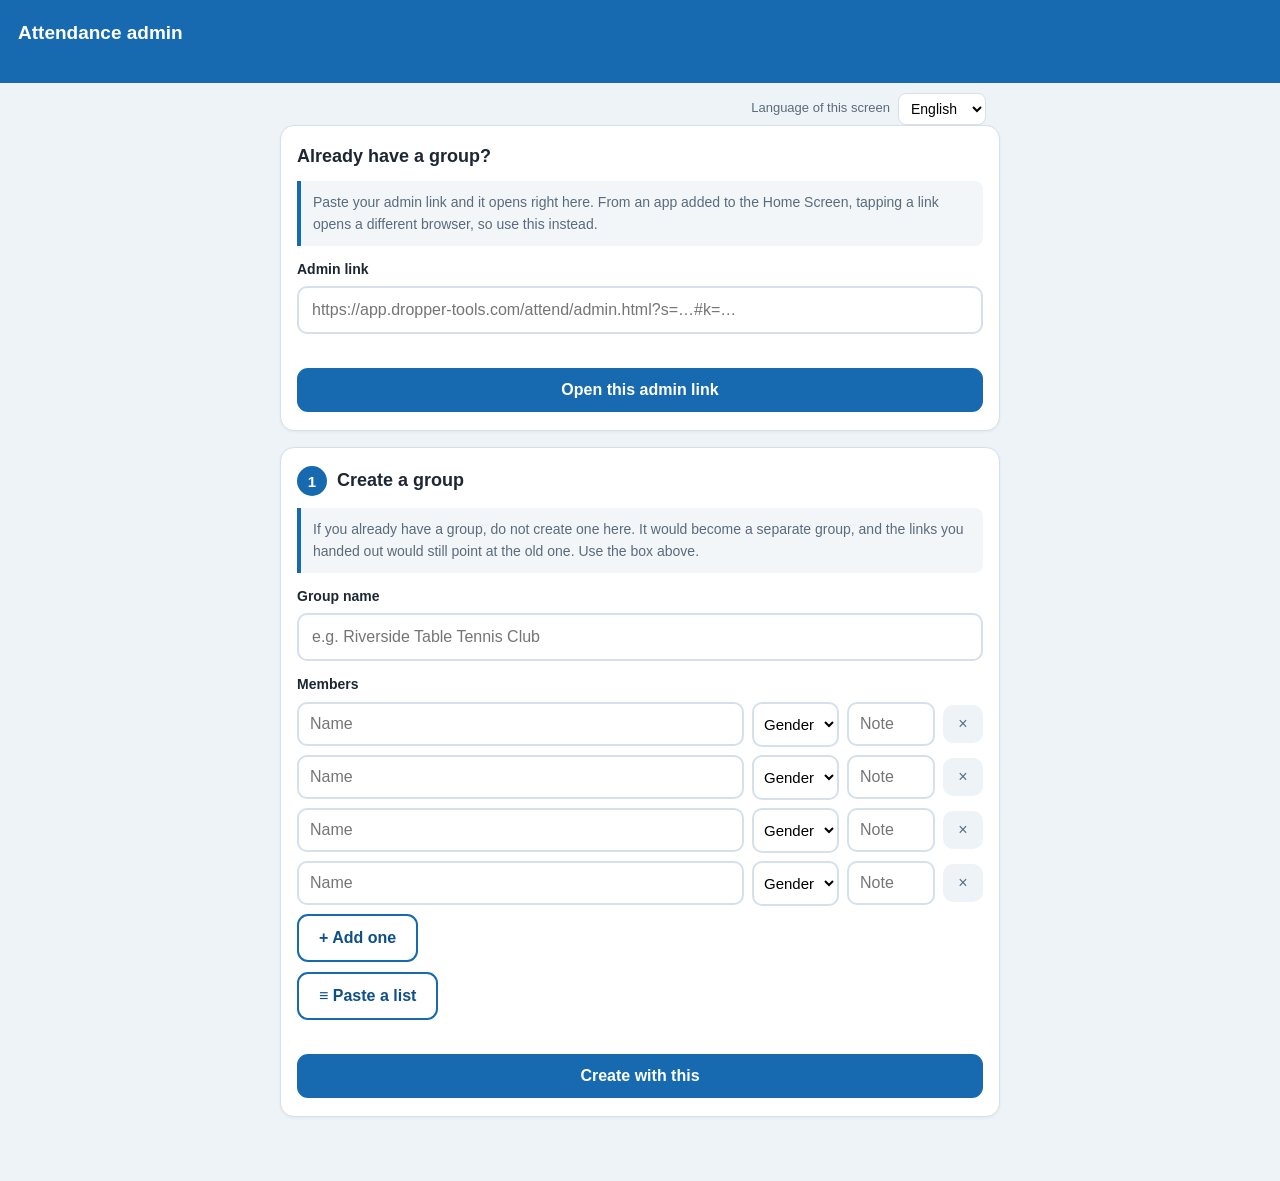
<file: attend/setup.html>
<!DOCTYPE html>
<html lang="ja">
<head>
<meta charset="UTF-8">
<meta name="viewport" content="width=device-width, initial-scale=1.0, viewport-fit=cover">
<meta name="robots" content="noindex">
<title>出欠システムのセットアップ</title>
<link rel="stylesheet" href="attend.css?v=20260840">
</head>
<body>

<!--
  もとはGAS時代の入口だった（表をコピー → Apps Script → デプロイ → 承認 → URLを貼る）。
  自前バックエンドに載せ替えて、その一式が丸ごと不要になったので、いまの入口に送るだけにしてある。

  ★ このファイルを消さないこと。周知サイトのボタン・このリポジトリの index.html・
    配ったドキュメントがこのURLを指している。消すと、それらが全部404になる。
-->

<header>
  <h1>出欠システムのセットアップ</h1>
  <p>主催者むけ</p>
</header>

<div class="wrap wiz">
  <section class="step">
    <h2>新しい入口に移りました</h2>
    <p>表のコピーも、Apps Scriptのデプロイも、承認の画面も要らなくなりました。
       いまは<b>団体名とメンバーを入れるだけ</b>で、スマホでも数分で終わります。</p>
    <p><a class="btn wide" href="admin.html">セットアップをはじめる</a></p>
    <div class="hint">自動で切り替わらないときは、上のボタンを押してください。</div>
  </section>
</div>

<script>
  // 迷わせないよう自動で送る。履歴に残さないので「戻る」でここへは戻らない
  location.replace('admin.html');
</script>
</body>
</html>
</file>
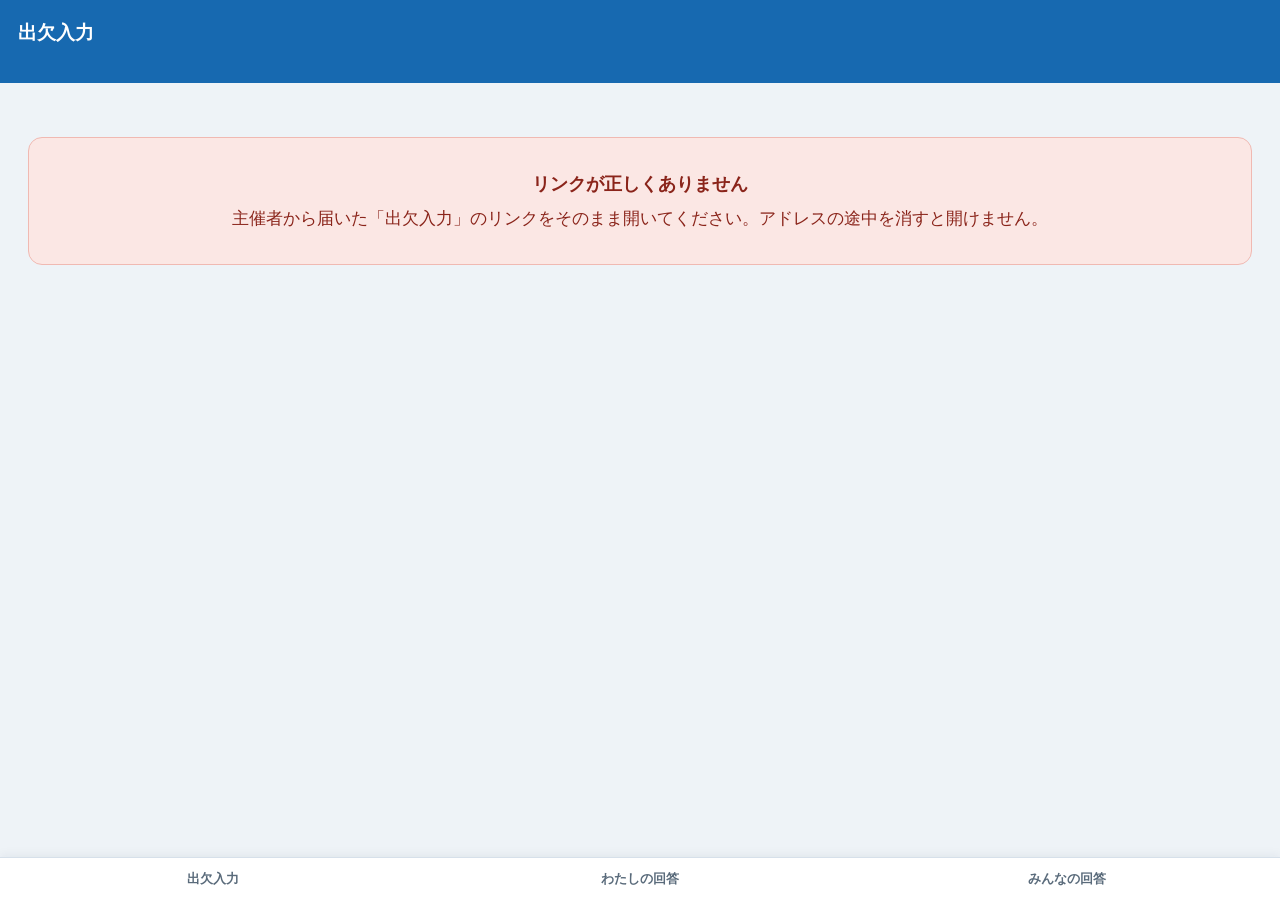
<file: attend/status.html>
<!DOCTYPE html>
<html lang="ja">
<head>
<meta charset="UTF-8">
<meta name="viewport" content="width=device-width, initial-scale=1.0, viewport-fit=cover">
<meta name="robots" content="noindex">
<title>みんなの回答</title>
</head>
<body>
<script>
/* 2026-08-25：配るURLを1本にまとめたので、このページは**転送だけ**になった。
   リッチメニューやブックマークに残っている古いリンクを、まとめた1本の該当タブへ送る。
   同じオリジンなので、端末の記憶（名前の選択）はそのまま引き継がれる。
   踏まれなくなったら消してよいが、消すと古いリンクが404になる。 */
(function () {
  'use strict';
  var p = new URLSearchParams(window.location.search);
  var s = String(p.get('s') || '').trim();
  var e = String(p.get('e') || '').trim();
  var q = s ? ('?s=' + encodeURIComponent(s) + (e ? '&e=' + encodeURIComponent(e) : '')) : '';
  // replace にする。戻るを押したときに、この転送ページへ戻らせない
  window.location.replace('./' + q + '#status');
})();
</script>
</body>
</html>
</file>
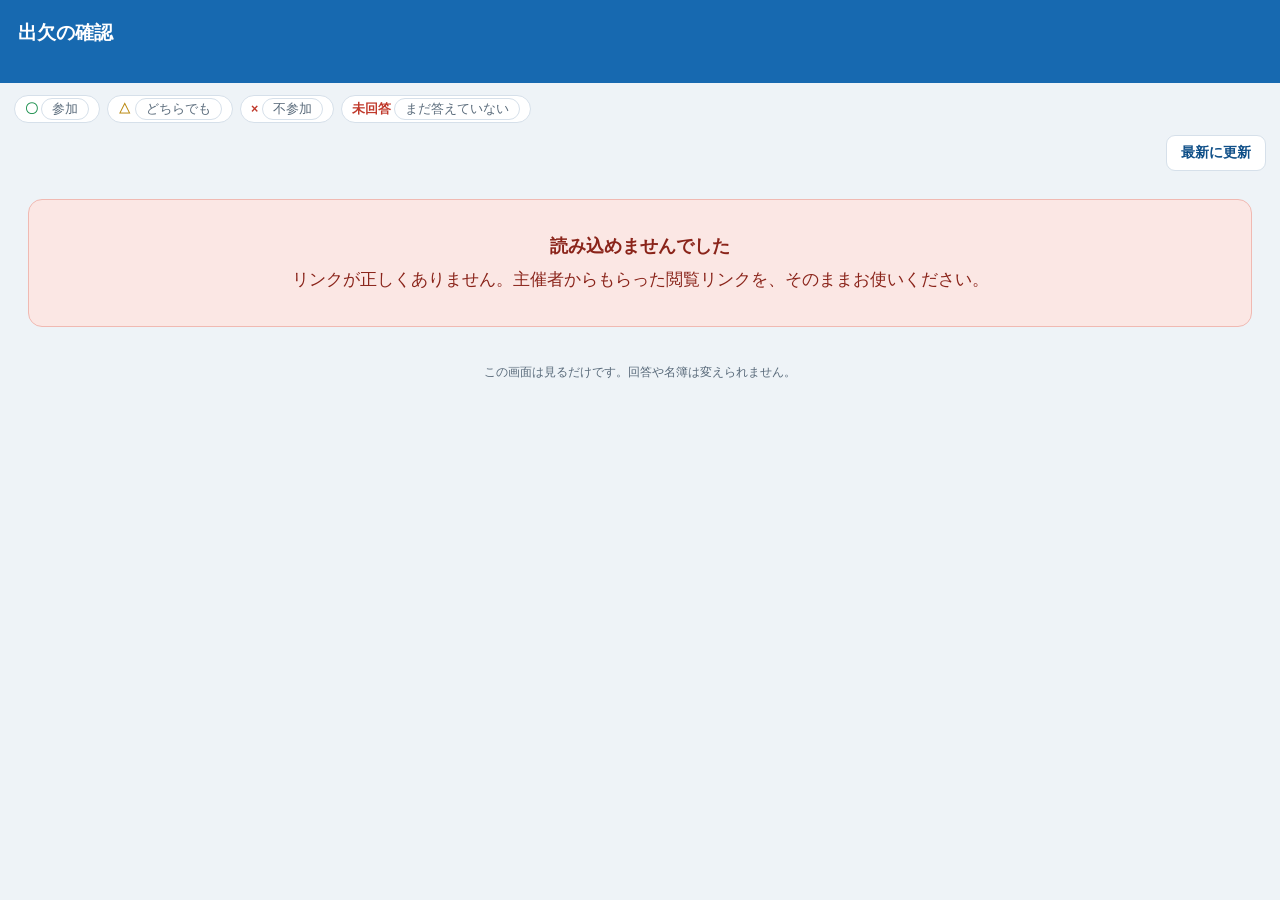
<file: attend/view.html>
<!DOCTYPE html>
<html lang="ja">
<head>
<meta charset="UTF-8">
<meta name="viewport" content="width=device-width, initial-scale=1.0, viewport-fit=cover">
<meta name="robots" content="noindex">
<title data-i18n-title="vwTitle">出欠の確認（役員用）</title>
<link rel="stylesheet" href="attend.css?v=20260840">
</head>
<body>

<header>
  <h1 id="h1" data-i18n="vwHead">出欠の確認</h1>
  <p id="org"></p>
</header>

<section class="view">
  <div class="legend">
    <span class="lg-o"><b>〇</b> <span data-i18n="choiceYes">参加</span></span>
    <span class="lg-s"><b>△</b> <span data-i18n="choiceMaybe">どちらでも</span></span>
    <span class="lg-x"><b>×</b> <span data-i18n="choiceNo">不参加</span></span>
    <span class="lg-n"><b data-i18n="noAnswer">未回答</b> <span data-i18n="legendNone">まだ答えていない</span></span>
  </div>
  <div class="bar"><button class="refresh" id="refresh" type="button" data-i18n="refresh">最新に更新</button></div>
  <div class="wrap" id="wrap"></div>
  <p class="foot" id="foot" data-i18n="vwFoot">この画面は見るだけです。回答や名簿は変えられません。</p>
</section>

<script src="attend.js?v=20260840"></script>
<script>
/* ===== 役員に見せる閲覧画面 =====

   主催者の合鍵（管理リンク）は**全権**で、渡すと団体ごと消せる。しかも再発行の口が
   無いので取り消せない。出欠状況を見せたいだけの役員に渡すものではない。
   そこで**別の鍵**を発行し、この画面だけを開けるようにした（2026-08-26）。

   ★ この画面には**書き換える口が1つも無い**。呼ぶのは viewSummary だけで、
     サーバー側も authOrgView を通るのはその1本だけにしてある。
     **ここに操作を足さないこと。** 足すなら合鍵の要る管理画面へ。

   ★ 鍵は `#v=` に入れる。`?` に載せるとアクセスログと Referer に残る（合鍵と同じ扱い）。

   ★ ことばは**団体の言語**に従う。役員は参加者と同じ側なので、選ばせない。

   ★ 参加者向けの「みんなの回答」（index.html の #status）とは別物。
     あちらは団体の設定しだいで名前が出ず、未回答者は決して出ない。
     こちらは**常に名前を出し、未回答者も出す**（声かけのための画面だから）。 */
(function () {
  'use strict';
  var A = window.ATTEND;
  var esc = A.esc;
  var T = A.t;

  A.addDict({
    ja: {
      vwTitle: '出欠の確認（役員用）',
      vwHead: '出欠の確認',
      vwFoot: 'この画面は見るだけです。回答や名簿は変えられません。',
      vwEntryDue: '📝 申込締切：',
      vwPending: 'まだ答えていない方',
      vwPendingN: 'まだ答えていない方（{n}）',
      vwPendingNone: '全員が答えました。',
      vwNoKey: 'リンクが正しくありません。主催者からもらった閲覧リンクを、そのままお使いください。',
      vwNoData: 'まだ出欠がありません。',
      vwNoDataTitle: '出欠がまだありません',
      vwJoin: '、',
      err_viewKeyMissing: 'リンクが正しくありません。主催者からもらった閲覧リンクを、そのままお使いください。',
      err_viewKeyBad: 'この閲覧リンクは使えません。作り直された可能性があります。主催者に新しいリンクをお尋ねください。'
    },
    en: {
      vwTitle: 'Attendance (for officers)',
      vwHead: 'Attendance',
      vwFoot: 'This page is read-only. Answers and the roster cannot be changed here.',
      vwEntryDue: '📝 Entry deadline: ',
      vwPending: 'Not answered yet',
      vwPendingN: 'Not answered yet ({n})',
      vwPendingNone: 'Everyone has answered.',
      vwNoKey: 'That link is not right. Please use the viewing link exactly as the organiser sent it.',
      vwNoData: 'No attendance yet.',
      vwNoDataTitle: 'No attendance yet',
      vwJoin: ', ',
      err_viewKeyMissing: 'That link is not right. Please use the viewing link exactly as the organiser sent it.',
      err_viewKeyBad: 'This viewing link no longer works. It may have been reissued — please ask the organiser for a new one.'
    },
    in: {
      vwTitle: 'Attendance (officers ke liye)',
      vwHead: 'Attendance',
      vwFoot: 'Yeh page sirf dekhne ke liye hai. Jawab aur roster yahan se nahi badal sakte.',
      vwEntryDue: '📝 Entry deadline: ',
      vwPending: 'Abhi tak jawab nahi diya',
      vwPendingN: 'Abhi tak jawab nahi diya ({n})',
      vwPendingNone: 'Sabne jawab de diya.',
      vwNoKey: 'Link theek nahi hai. Organiser ne jo viewing link bheja hai, wahi use karein.',
      vwNoData: 'Abhi koi attendance nahi hai.',
      vwNoDataTitle: 'Abhi koi attendance nahi hai',
      vwJoin: ', ',
      err_viewKeyMissing: 'Link theek nahi hai. Organiser ne jo viewing link bheja hai, wahi use karein.',
      err_viewKeyBad: 'Yeh viewing link ab kaam nahi karta. Shayad naya bana diya gaya hai — organiser se naya link maangein.'
    }
  });
  A.applyDom();

  var $wrap = document.getElementById('wrap');
  var $org = document.getElementById('org');

  /* 鍵は # から取る。**URLからは消さない** —— 役員は LINE のメッセージから
     毎回開くので、消すと再読み込みで開けなくなる（管理画面も `#k=` を残している）。 */
  function takeKey() {
    var m = /[#&]v=([^&]+)/.exec(window.location.hash || '');
    if (!m) return '';
    var k = '';
    try { k = decodeURIComponent(m[1]); } catch (e) { k = m[1]; }
    return k;
  }
  var viewKey = takeKey();

  if (!A.orgId || !viewKey) {
    $wrap.innerHTML = A.noteHtml(T('failTitle'), T('vwNoKey'), true);
    return;
  }

  /* 合鍵と同じく、鍵は**POSTの本文**で送る。クエリには決して載せない。 */
  function ask() {
    return fetch(A.API_BASE, {
      method: 'POST',
      headers: { 'Content-Type': 'text/plain;charset=utf-8' },
      body: JSON.stringify({ action: 'viewSummary', s: A.orgId, viewKey: viewKey })
    }).then(function (r) { return r.text(); }).then(function (text) {
      var d;
      try { d = JSON.parse(text); } catch (e) { throw new Error(T('errNotJson')); }
      if (!d || d.ok !== true) throw A.errOf(d);
      return d;
    });
  }

  /* まだ答えていない方。**この画面にしか出ない。**
     参加者向けの応答には決して入れないこと（声かけのためのもので、晒すためではない）。 */
  function pendingHtml(sum) {
    var list = sum.pending || [];
    if (!list.length) {
      return '<div class="evmemo"><div class="h">' + esc(T('vwPending')) + '</div>'
        + '<p class="b">' + esc(T('vwPendingNone')) + '</p></div>';
    }
    return '<div class="evmemo"><div class="h">'
      + esc(T('vwPendingN', { n: list.length })) + '</div>'
      + '<p class="b">' + list.map(esc).join(T('vwJoin')) + '</p></div>';
  }

  function render(list) {
    if (!list.length) {
      $wrap.innerHTML = A.noteHtml(T('vwNoDataTitle'), T('vwNoData'));
      return;
    }
    $wrap.innerHTML = list.map(function (sum) {
      return '<div class="card"><div class="card-head no-border">'
        + '<h2>' + esc(sum.name) + '</h2>'
        + A.metaHtml(sum)
        // 申込締切。**役員には見せる**——編成を手伝うので、
        // いつまでに決めなければならないかが要る。参加者には出さない
        + (sum.entryDeadline
            ? '<div class="meta">' + esc(T('vwEntryDue')) + esc(sum.entryDeadline) + '</div>' : '')
        + A.memoHtml(sum)
        + '</div>'
        + A.summaryHtml(sum)
        + pendingHtml(sum)
        + '</div>';
    }).join('');
  }

  function load(isReload) {
    $wrap.innerHTML = A.loadingHtml(isReload ? T('refreshing') : T('loading'));
    return ask().then(function (d) {
      if (d.lang) A.setLang(d.lang);      // ことばは団体に合わせる
      if (d.org) { $org.textContent = d.org; A.setTitle('vwTitle', d.org); }
      render(d.summaries || []);
    }).catch(function (err) {
      $wrap.innerHTML = A.noteHtml(T('failTitle'), String(err && err.message || err), true);
    });
  }

  document.getElementById('refresh').addEventListener('click', function () { load(true); });
  load(false);
})();
</script>
</body>
</html>
</file>
<file: attend/attend.css>
/* 出欠システム 共通スタイル v1.0
   スマホ・シニア層を第一に：文字を大きく、タップ領域を広く、色で即判別。 */

:root{
  --bg:#eef3f7; --card:#ffffff; --ink:#1d2733; --sub:#5a6b7b;
  --line:#d6e0ea; --brand:#1769b0; --brand-d:#0f4f88;
  --maru:#1a8f4c;   --maru-bg:#e3f4ea;     /* 〇 参加 */
  --batsu:#c0392b;  --batsu-bg:#fbe7e4;    /* × 不参加 */
  --sankaku:#b8860b;--sankaku-bg:#fbf3df;  /* △ どちらでも */
  --male:#1769b0;   --female:#c2407a;
}

*{box-sizing:border-box;-webkit-tap-highlight-color:transparent;}

body{
  margin:0; background:var(--bg); color:var(--ink);
  font-family:"Hiragino Kaku Gothic ProN","Yu Gothic",Meiryo,sans-serif;
  font-size:17px; line-height:1.6;
  padding:0 0 calc(48px + env(safe-area-inset-bottom));
  -webkit-text-size-adjust:100%;
}

header{
  background:var(--brand); color:#fff; padding:18px 18px 16px;
  position:sticky; top:0; z-index:5;
}
header h1{margin:0; font-size:19px; font-weight:700;}
header p{margin:4px 0 0; font-size:13px; opacity:.9; min-height:1.1em;}

.me{
  margin:10px 18px 0; font-size:14px; color:var(--sub);
  display:flex; align-items:center; gap:8px; flex-wrap:wrap; min-height:1.2em;
}
.me b{color:var(--ink);}
.me .relink{
  appearance:none; background:none; border:none; padding:0;
  color:var(--brand-d); font-size:13px; text-decoration:underline; cursor:pointer;
}

.bar{display:flex; justify-content:flex-end; gap:8px; margin:12px 14px 0;}
.refresh{
  appearance:none; border:1px solid var(--line); background:#fff; color:var(--brand-d);
  font-size:14px; padding:8px 14px; border-radius:9px; cursor:pointer; font-weight:700;
}
.refresh:active{background:#e8f1f9;}

.legend{display:flex; flex-wrap:wrap; gap:7px; margin:12px 14px 0;}
.legend span{
  font-size:12.5px; color:var(--sub); background:#fff;
  border:1px solid var(--line); border-radius:999px; padding:3px 10px; white-space:nowrap;
}
.legend b{font-weight:700;}
.lg-o b{color:var(--maru);} .lg-s b{color:var(--sankaku);}
.lg-x b{color:var(--batsu);} .lg-n b{color:var(--batsu);}

.wrap{padding:14px;}

/* ---- 下のタブ（Webで配る1本ぶん） ----
   3画面を1本のURLにまとめたので、行き来する道が要る。
   LINEのリッチメニューから来た人には my.html / status.html が今までどおり残っていて、
   そちらにはタブを出さない（メニューが同じ役目をしているため）。
   親指の届く下に固定する。iPhoneのホームバーぶんは env(safe-area-inset-bottom) で逃がす。 */
body.has-tabs{padding-bottom:calc(62px + env(safe-area-inset-bottom));}
.tabs{
  position:fixed; left:0; right:0; bottom:0; z-index:10;
  display:flex; background:#fff; border-top:1px solid var(--line);
  padding-bottom:env(safe-area-inset-bottom);
  box-shadow:0 -2px 10px rgba(20,40,60,.06);
}
.tabs .tab{
  appearance:none; border:none; background:none; cursor:pointer;
  flex:1 1 0; min-width:0; padding:11px 4px 12px;
  font-family:inherit; font-size:13px; font-weight:700; line-height:1.3;
  color:var(--sub); border-top:3px solid transparent; margin-top:-1px;
}
.tabs .tab.on{color:var(--brand-d); border-top-color:var(--brand);}
.tabs .tab:active{background:#eef5fb;}
.view[hidden]{display:none;}

/* ---- カード ---- */
.card{
  background:var(--card); border:1px solid var(--line); border-radius:14px;
  margin:0 0 18px; overflow:hidden; box-shadow:0 1px 3px rgba(20,50,80,.06);
}
.card-head{padding:16px 16px 12px; border-bottom:1px solid var(--line);}
.card-head.no-border{border-bottom:none;}
.card-head h2{margin:0 0 6px; font-size:18px; line-height:1.4;}
.meta{font-size:14px; color:var(--sub); margin:2px 0;}
.meta.deadline{color:var(--batsu); font-weight:700;}

.badge{
  display:inline-block; margin-top:8px; padding:4px 12px;
  border-radius:999px; font-size:13px; font-weight:700;
}
.badge.live{background:var(--maru-bg); color:var(--maru);}
.badge.closed{background:#eef0f3; color:var(--sub);}
.status{
  display:inline-block; font-size:13px; font-weight:700; border-radius:999px;
  padding:4px 12px; margin-top:8px;
}
.st-done{color:var(--maru); background:var(--maru-bg);}
.st-part{color:var(--sankaku); background:var(--sankaku-bg);}
.st-none{color:var(--batsu); background:var(--batsu-bg);}
/* 一覧モードの1件。「回答する」を押して個別画面へ進む */
.evcard{padding-bottom:14px;}
.evrow{margin-top:10px;}
.evgo{font-weight:700;}

.youkou-link{
  display:inline-block; margin-top:10px; padding:9px 16px;
  background:#fff; color:var(--brand-d); border:2px solid var(--brand);
  border-radius:9px; font-size:15px; font-weight:700; text-decoration:none;
}
.youkou-link:active{background:#e8f1f9;}

/* ---- 〇△×の選択 ---- */
.item{padding:14px 16px; border-bottom:1px solid #eef2f6;}
.item:last-of-type{border-bottom:none;}
.item .name{font-weight:700; margin-bottom:10px; font-size:17px;}
.choices{display:grid; grid-template-columns:1fr 1fr 1fr; gap:8px;}
.choice{
  border:2px solid var(--line); border-radius:11px; padding:12px 4px;
  text-align:center; cursor:pointer; background:#fff; user-select:none;
  transition:transform .05s;
}
.choice:active{transform:scale(.97);}
.choice .mark{font-size:24px; font-weight:700; line-height:1; display:block;}
.choice .lab{display:block; font-size:12px; color:var(--sub); margin-top:5px;}
.choice.sel-maru   {border-color:var(--maru);    background:var(--maru-bg);}
.choice.sel-maru .mark{color:var(--maru);}
.choice.sel-sankaku{border-color:var(--sankaku); background:var(--sankaku-bg);}
.choice.sel-sankaku .mark{color:var(--sankaku);}
.choice.sel-batsu  {border-color:var(--batsu);   background:var(--batsu-bg);}
.choice.sel-batsu .mark{color:var(--batsu);}
.choices.locked .choice{opacity:.55; cursor:default;}

.submit{
  width:calc(100% - 32px); margin:6px 16px 16px; padding:15px;
  background:var(--brand); color:#fff; border:none; border-radius:12px;
  font-size:17px; font-weight:700; cursor:pointer;
}
.submit:active{background:var(--brand-d);}
.submit:disabled{background:#9bb4c8; cursor:default;}
.card-msg{margin:0 16px 14px; font-size:14px; min-height:1.2em;}
.card-msg.ok{color:var(--maru); font-weight:700;}
.card-msg.ng{color:var(--batsu); font-weight:700;}

.ghost{
  display:block; width:calc(100% - 32px); margin:0 16px 16px; padding:13px;
  background:#fff; color:var(--brand-d); border:2px solid var(--brand);
  border-radius:12px; font-size:16px; font-weight:700; cursor:pointer; text-align:center;
  text-decoration:none;
}
.ghost:active{background:#e8f1f9;}

/* ---- 名前選択 ---- */
.reg{padding:18px 16px;}
.reg h2{font-size:18px; margin:0 0 6px;}
.reg p.lead{font-size:14px; color:var(--sub); margin:0 0 16px;}
.names{display:grid; grid-template-columns:1fr 1fr; gap:10px;}
.nbtn{
  border:2px solid var(--line); border-radius:11px; padding:16px 8px;
  text-align:center; font-size:17px; background:#fff; cursor:pointer;
  user-select:none; word-break:break-word;
}
.nbtn:active{transform:scale(.98);}
.nbtn.sel{border-color:var(--brand); background:#e8f1f9; color:var(--brand-d); font-weight:700;}
.reg-confirm{
  margin:18px 0 0; padding:15px; width:100%;
  background:var(--brand); color:#fff; border:none; border-radius:12px;
  font-size:17px; font-weight:700; cursor:pointer;
}
.reg-confirm:disabled{background:#9bb4c8; cursor:default;}
.reg-msg{margin:10px 0 0; font-size:14px; min-height:1.2em;}
.reg-msg.ng{color:var(--batsu); font-weight:700;}

/* ---- 回答の表示（わたしの回答） ---- */
.row{display:flex; align-items:center; gap:12px; padding:13px 16px; border-bottom:1px solid #eef2f6;}
.row:last-of-type{border-bottom:none;}
.row .name{flex:1; font-size:16.5px; font-weight:700; line-height:1.45; word-break:break-word;}
.ansbadge{
  flex:none; min-width:112px; text-align:center;
  font-size:16px; font-weight:700; border-radius:10px; padding:9px 8px;
}
.b-o{color:var(--maru);    background:var(--maru-bg);}
.b-s{color:var(--sankaku); background:var(--sankaku-bg);}
.b-x{color:var(--batsu);   background:var(--batsu-bg);}
.b-n{color:var(--batsu);   background:var(--batsu-bg); border:1px dashed var(--batsu);}

.unanswered{
  margin:16px; padding:22px 16px; text-align:center;
  background:var(--batsu-bg); border:2px dashed var(--batsu); border-radius:14px;
}
.unanswered .word{font-size:30px; font-weight:800; color:var(--batsu); letter-spacing:.08em;}
.unanswered .sub{font-size:14px; color:#8a241a; margin-top:6px;}

/* ---- 集計 ---- */
.sum{border-top:1px solid var(--line); background:#fbfdff;}
.sum-head{
  padding:12px 16px 0; font-size:14px; font-weight:700; color:var(--sub);
  display:flex; align-items:center; gap:8px; flex-wrap:wrap;
}
.sum-item{padding:12px 16px; border-bottom:1px solid #eef2f6;}
.sum-item:last-child{border-bottom:none;}
.sum-item .name{font-weight:700; margin-bottom:8px; font-size:16px;}
.sum-row{display:grid; grid-template-columns:104px 1fr; gap:8px; align-items:center; margin:6px 0;}
.sum-row .lab{font-size:14px; font-weight:700;}
/* 主催者からの連絡事項。要項ボタンより**先に**読ませたいので、枠で囲って目に留める。
   ★ 団体の「名前を伏せる」設定には従わない（あれは誰が回答したかの話で、これは行事の案内）。
   ★ 改行はそのまま出す（連絡事項は箇条書きになることがある）。 */
.evmemo{margin:12px 0 0; padding:10px 12px; border-radius:10px;
        background:var(--sankaku-bg); border:1px solid var(--sankaku);}
.evmemo .h{font-size:12.5px; font-weight:700; color:var(--sankaku); margin:0 0 4px;}
.evmemo .b{margin:0; font-size:14.5px; line-height:1.6; white-space:pre-line; word-break:break-word;}
/* 誰がその印を選んだか。**主催者が「名前を見せる」を選んだ団体にだけ出る**
   （伏せる団体にはサーバーが名前を返さないので、ここは空のまま）。
   数の行の下に、1段下げて添える。数のとなりに並べると、人数が読み取りにくくなる。 */
.sum-who{margin:2px 0 8px 112px; font-size:13.5px; color:var(--sub); word-break:break-word;}
.sum-notes{padding:12px 16px; border-top:1px solid #eef2f6;}
.sum-notes .h{font-size:13px; font-weight:700; color:var(--sub); margin:0 0 6px;}
.sum-note{font-size:14px; margin:0 0 6px; word-break:break-word; white-space:pre-line;}
.sum-note:last-child{margin-bottom:0;}
/* 一言の入力欄。印の3択と同じ .item の中に置くので、見出しの作りは共通 */
.note-in{width:100%; box-sizing:border-box; padding:11px; font-size:16px;
         border:2px solid var(--line); border-radius:11px; font-family:inherit; resize:vertical;}
.note-hint{font-size:12.5px; color:var(--sub); margin:6px 0 0;}
@media (max-width:400px){ .sum-who{margin-left:0;} }
.lab.maru{color:var(--maru);} .lab.sankaku{color:var(--sankaku);} .lab.batsu{color:var(--batsu);}
.nums{display:flex; gap:8px; flex-wrap:wrap;}
.pill{font-size:14px; padding:4px 10px; border-radius:8px; background:#f3f6f9; border:1px solid var(--line);}
.pill .m{color:var(--male); font-weight:700;}
.pill .f{color:var(--female); font-weight:700;}
.pill .total{font-weight:700;}
.unknown{font-size:12px; color:var(--sub); margin-top:4px;}

/* ---- 状態表示 ---- */
.note{
  background:#fff; border:1px solid var(--line); border-radius:14px;
  padding:32px 20px; text-align:center; color:var(--sub); margin:14px;
}
.note.err{border-color:#f0b9b2; background:var(--batsu-bg); color:#8a241a;}
.note .big{font-size:18px; color:var(--ink); font-weight:700; margin-bottom:6px;}
.note.err .big{color:#8a241a;}
.note small{display:block; margin-top:10px; font-size:12px; opacity:.8; word-break:break-all;}
.state{padding:48px 24px; text-align:center; color:var(--sub);}
.state.err{color:var(--batsu);}
.spinner{
  width:34px; height:34px; margin:0 auto 14px; border:4px solid var(--line);
  border-top-color:var(--brand); border-radius:50%; animation:spin .8s linear infinite;
}
@keyframes spin{to{transform:rotate(360deg);}}
@media (prefers-reduced-motion:reduce){.spinner{animation:none;} .choice:active{transform:none;}}

.foot{font-size:12px; color:var(--sub); text-align:center; margin:8px 14px 0;}
.foot a{color:var(--sub);}

:focus-visible{outline:3px solid var(--brand); outline-offset:2px;}

/* ---- セットアップウィザード ---- */
.wiz{max-width:720px; margin:0 auto;}
.step{
  background:#fff; border:1px solid var(--line); border-radius:14px;
  margin:0 0 16px; padding:18px 16px; box-shadow:0 1px 3px rgba(20,50,80,.06);
}
.step h2{
  margin:0 0 10px; font-size:18px; display:flex; align-items:center; gap:10px; line-height:1.4;
}
.step h2 .num{
  flex:none; width:30px; height:30px; border-radius:50%; background:var(--brand); color:#fff;
  font-size:15px; display:flex; align-items:center; justify-content:center;
}
.step p{margin:8px 0; font-size:15px;}
.step ol, .step ul{margin:8px 0; padding-left:1.3em; font-size:15px;}
.step li{margin:6px 0;}
.step.done{border-color:var(--maru); background:#f6fdf9;}
.step .hint{
  background:#f3f6f9; border-left:4px solid var(--brand); border-radius:0 8px 8px 0;
  padding:10px 12px; font-size:14px; color:var(--sub); margin:12px 0 0;
}
.step .warn{
  background:var(--sankaku-bg); border-left:4px solid var(--sankaku); border-radius:0 8px 8px 0;
  padding:10px 12px; font-size:14px; margin:12px 0 0;
}
.figure{
  margin:12px 0; padding:14px; background:#f8fbfd; border:1px dashed var(--line);
  border-radius:10px; font-size:14.5px; line-height:1.9;
}
.figure b{color:var(--brand-d);}
.figure .arrow{color:var(--sub); padding:0 6px;}

.btn{
  display:inline-block; padding:13px 20px; border-radius:11px; border:none;
  background:var(--brand); color:#fff; font-size:16px; font-weight:700;
  cursor:pointer; text-decoration:none; text-align:center;
}
.btn:active{background:var(--brand-d);}
.btn:disabled{background:#9bb4c8; cursor:default;}
.btn.sub{background:#fff; color:var(--brand-d); border:2px solid var(--brand);}
.btn.sub:active{background:#e8f1f9;}
.btn.wide{display:block; width:100%;}

.field{margin:12px 0 0;}
.field label{display:block; font-size:14px; font-weight:700; margin-bottom:6px;}
.field input{
  width:100%; padding:13px; font-size:16px; border:2px solid var(--line);
  border-radius:10px; background:#fff; color:var(--ink); font-family:inherit;
}
.field input:focus{border-color:var(--brand); outline:none;}
.msg{font-size:14px; margin:10px 0 0; min-height:1.2em;}
.msg.ok{color:var(--maru); font-weight:700;}
.msg.ng{color:var(--batsu); font-weight:700;}

.urlbox{margin:14px 0 0;}
.urlbox .t{font-size:14px; font-weight:700; margin-bottom:6px;}
.urlbox .u{
  display:flex; gap:8px; align-items:stretch;
}
.urlbox input{
  flex:1; min-width:0; padding:11px; font-size:13px; border:2px solid var(--line);
  border-radius:10px; background:#f8fbfd; color:var(--ink); font-family:inherit;
}
.urlbox .btn{flex:none; padding:11px 14px; font-size:14px;}
.urlbox .d{font-size:13px; color:var(--sub); margin-top:4px;}

/* 回答画面の「要項・地図・カレンダー」。案内文からURLを外し、ここに本物のボタンとして置く。 */
.evlinks{display:flex; flex-wrap:wrap; gap:8px; margin:12px 0 0;}
.evlink{
  flex:1 1 auto; min-width:44%; text-align:center;
  padding:11px 12px; border-radius:10px; border:2px solid var(--brand);
  background:#fff; color:var(--brand-d); font-size:14.5px; font-weight:700;
  text-decoration:none;
}
.evlink:active{background:#e8f1f9;}

/* 出欠入力の締切を直す欄（主催者の管理画面）。
   消すボタンの真上になるので、見た目を控えめにして押し間違いを遠ざける。 */
.due-edit{ display:flex; align-items:center; gap:8px; flex-wrap:wrap; margin-top:10px; }
.due-edit label{ display:flex; align-items:center; gap:6px; font-size:13px; color:var(--sub); font-weight:700; }
.due-edit input[type=date]{ padding:7px 9px; border:1px solid var(--line); border-radius:8px; font-size:14px; font-family:inherit; }
.due-edit .btn{ padding:7px 14px; font-size:13px; }
.due-msg{ font-size:12.5px; margin:0; }
</file>
